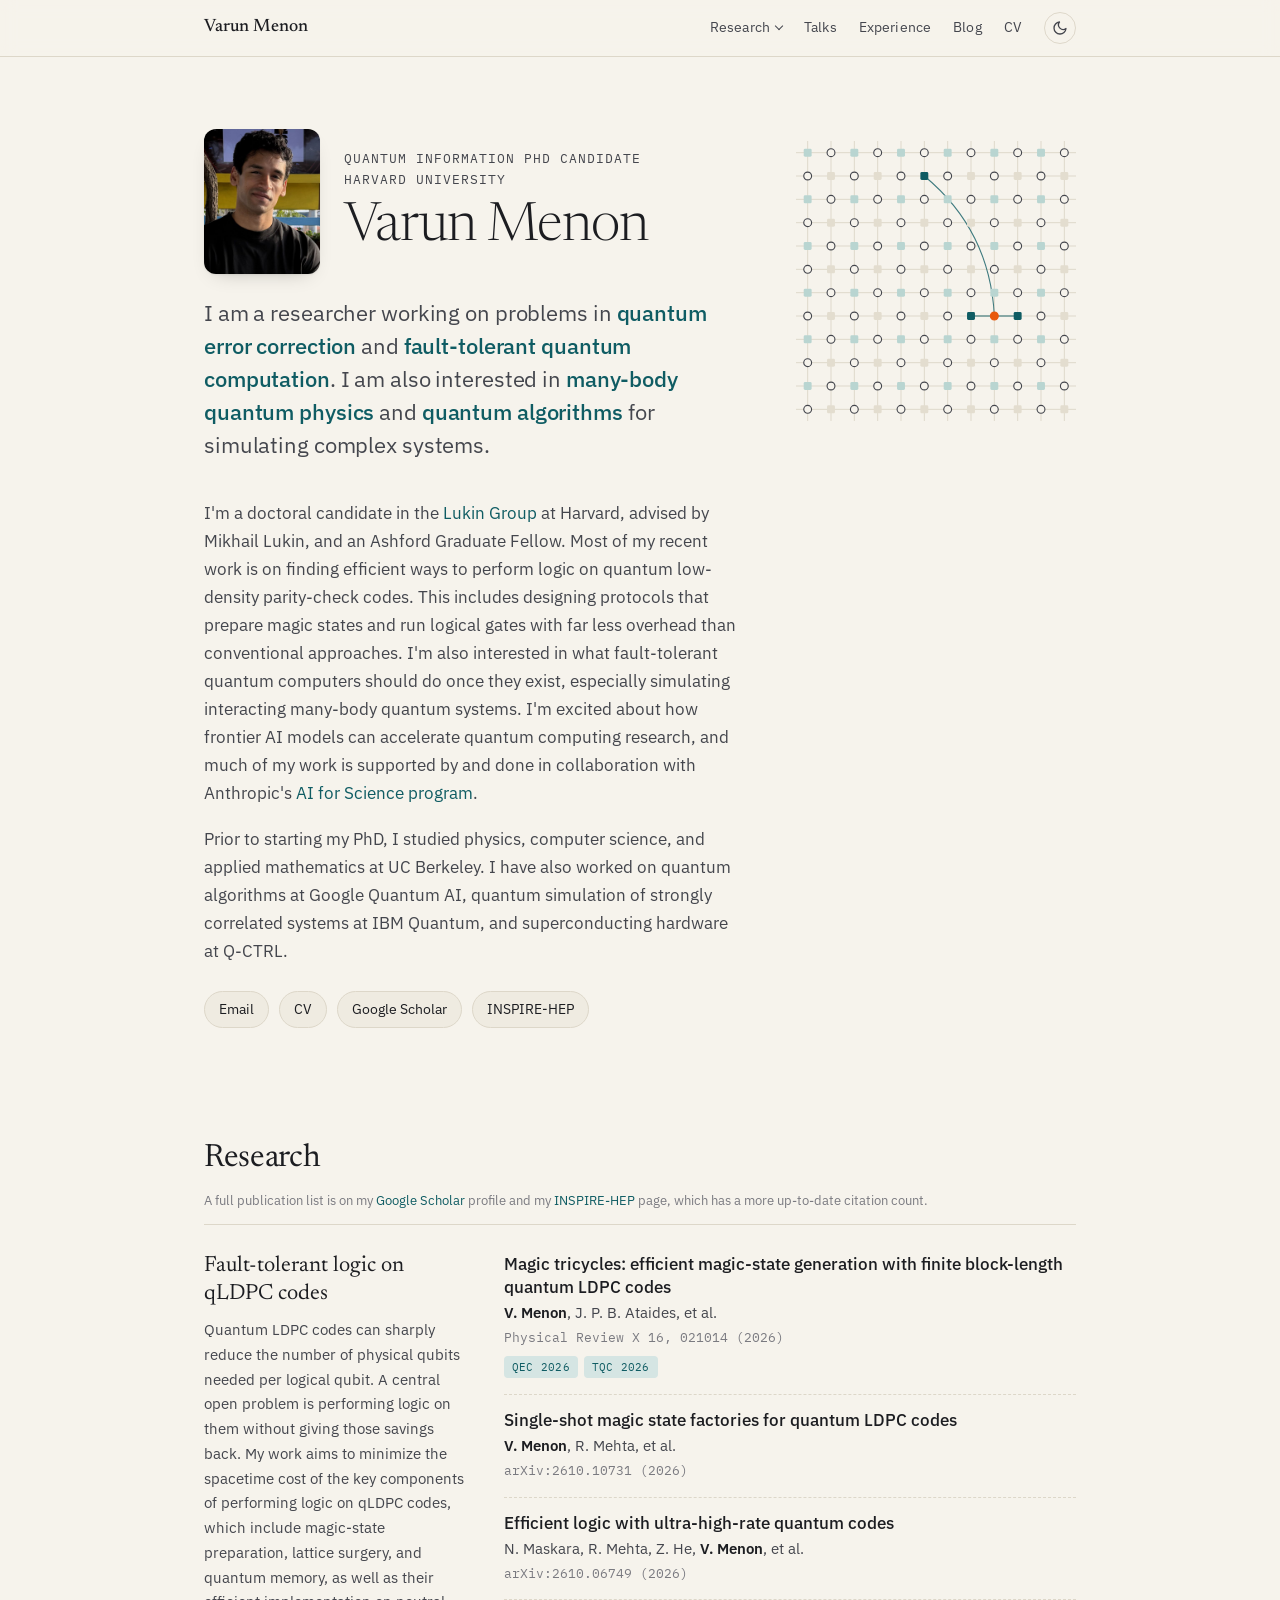
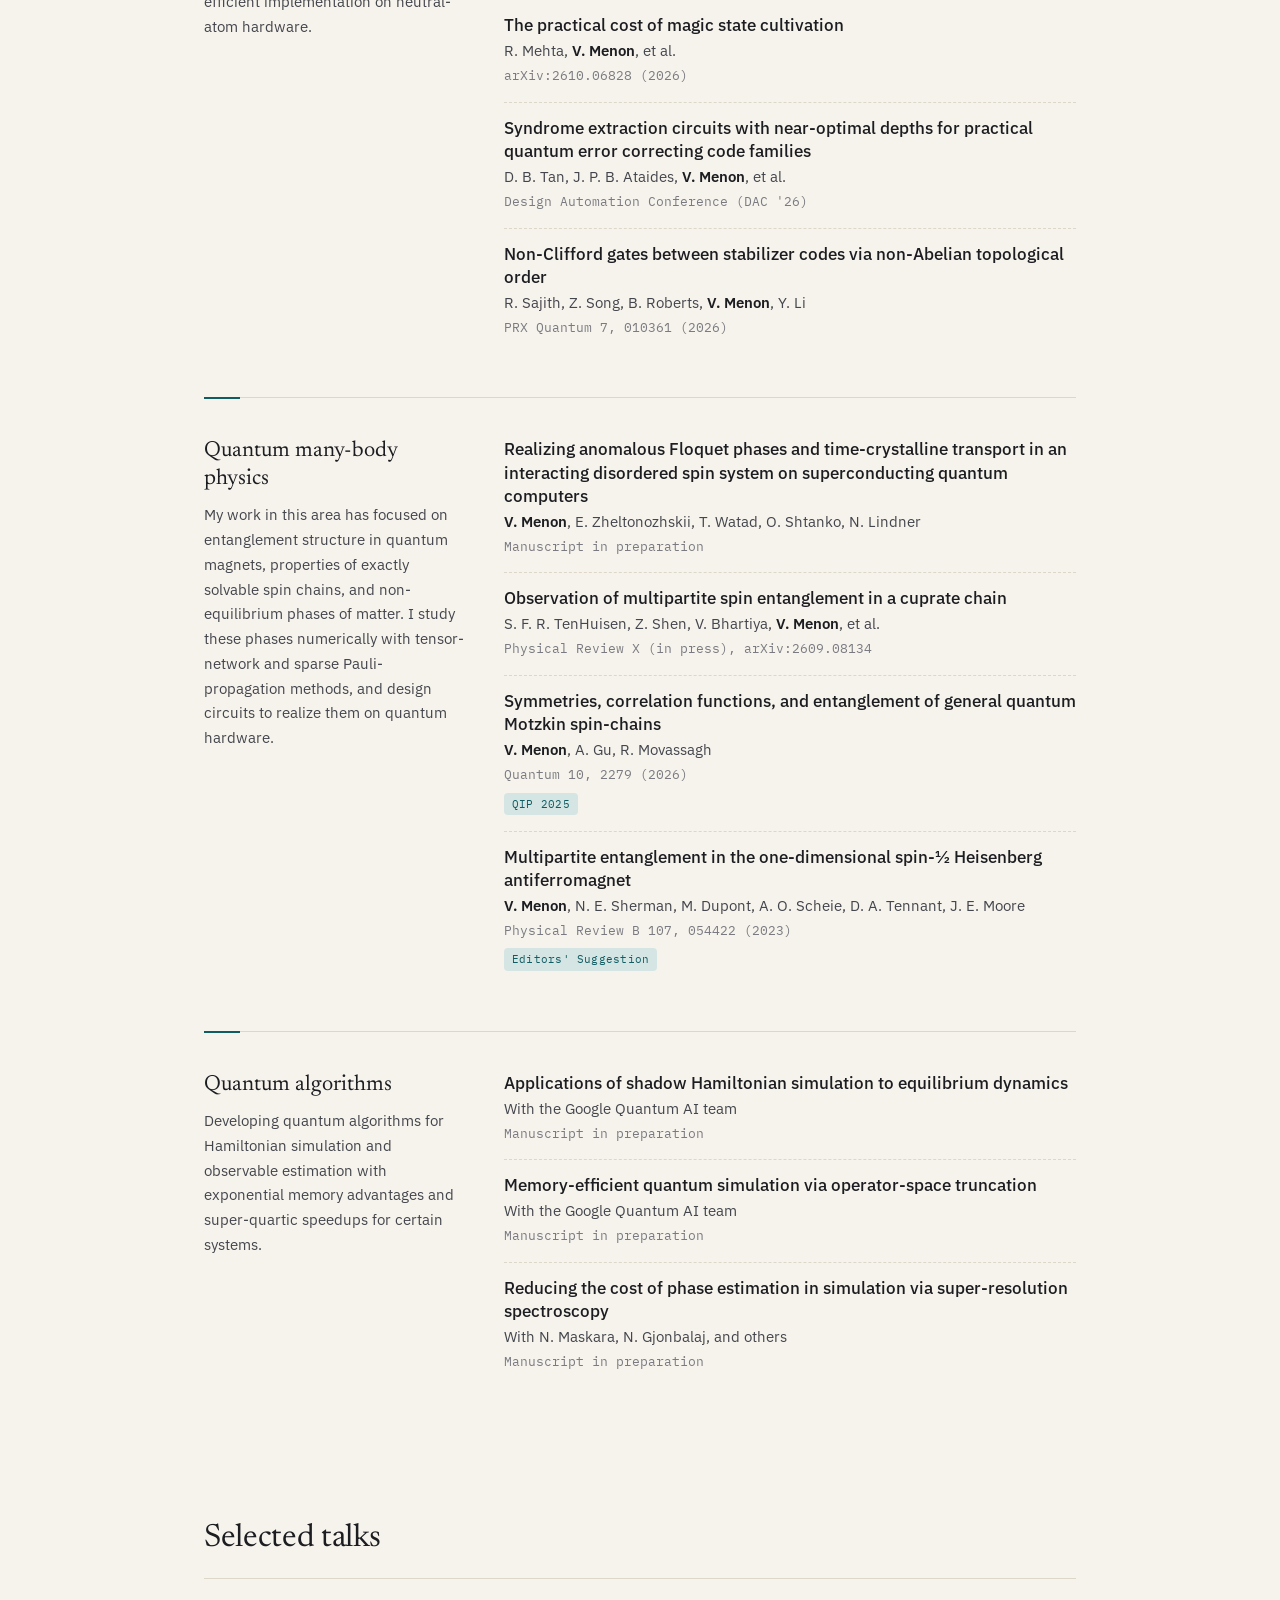
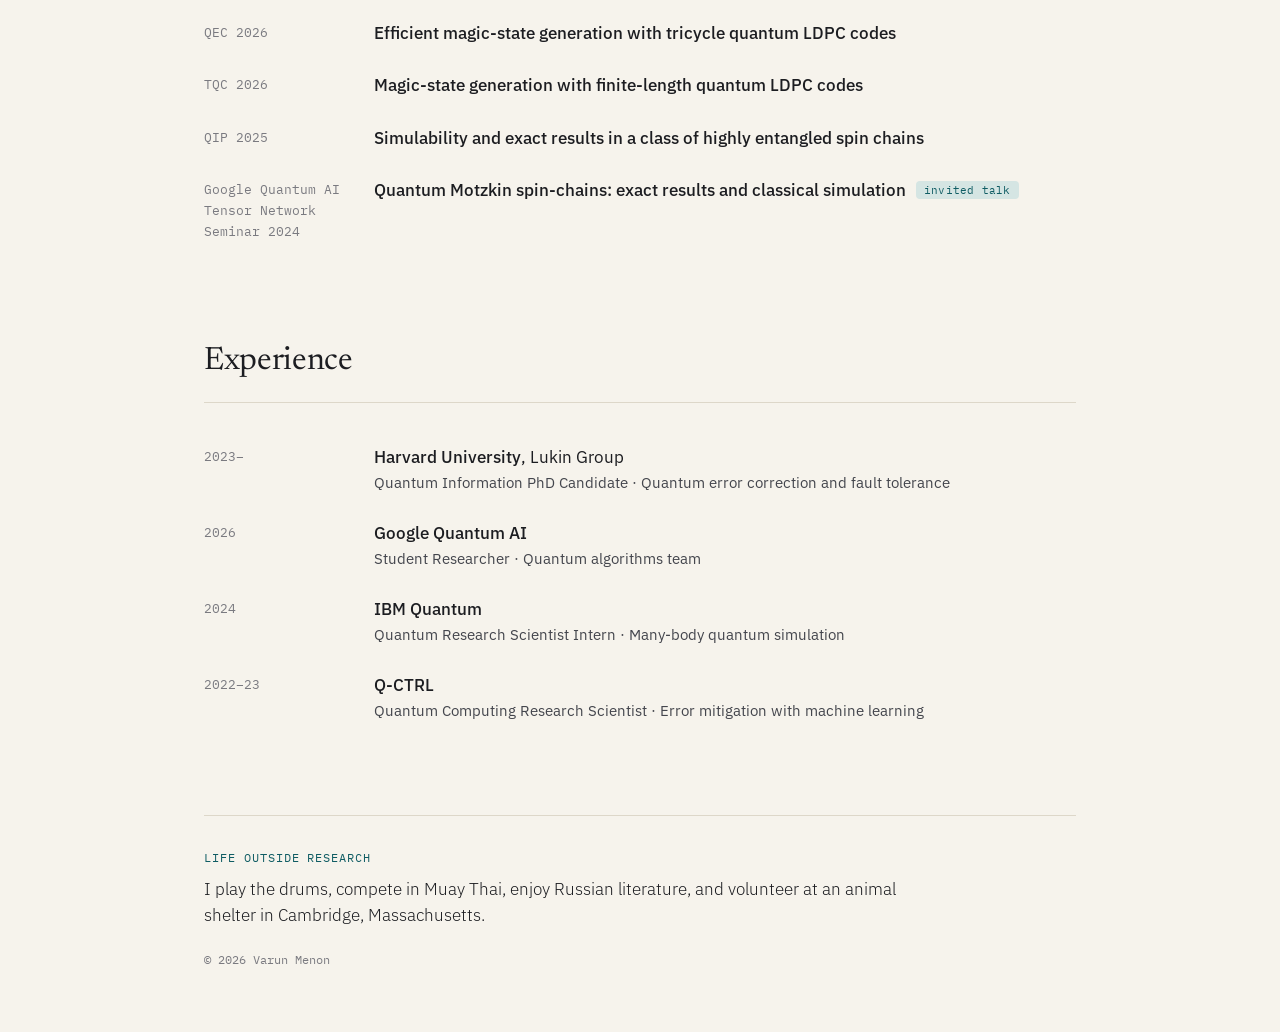
<file: index.html>
<!doctype html>
<html lang="en">
<head>
  <meta charset="utf-8">
  <meta name="viewport" content="width=device-width, initial-scale=1">
  <title>Varun Menon | Quantum Information, Harvard University</title>
  <meta name="description" content="Varun Menon, quantum information PhD candidate at Harvard working on quantum error correction and fault tolerance, many-body physics, and quantum algorithms.">
  <link rel="canonical" href="https://varun-s-menon.github.io/">
  <meta property="og:type" content="profile">
  <meta property="og:title" content="Varun Menon">
  <meta property="og:description" content="Quantum Information PhD candidate at Harvard University working on quantum error correction, fault tolerance, many-body physics, and quantum algorithms.">
  <meta property="og:url" content="https://varun-s-menon.github.io/">
  <meta property="og:image" content="https://varun-s-menon.github.io/static/varun.jpg">
  <script type="application/ld+json">
  {
    "@context": "https://schema.org",
    "@type": "Person",
    "name": "Varun Menon",
    "url": "https://varun-s-menon.github.io/",
    "image": "https://varun-s-menon.github.io/static/varun.jpg",
    "jobTitle": "PhD Candidate, Quantum Information",
    "affiliation": { "@type": "CollegeOrUniversity", "name": "Harvard University" },
    "alumniOf": { "@type": "CollegeOrUniversity", "name": "University of California, Berkeley" },
    "knowsAbout": ["Quantum error correction", "Fault-tolerant quantum computation", "Quantum LDPC codes", "Many-body physics", "Quantum algorithms"],
    "sameAs": [
      "https://scholar.google.com/citations?user=SMoAxkcAAAAJ",
      "https://inspirehep.net/authors/3215389",
      "https://orcid.org/0000-0002-4120-0055"
    ]
  }
  </script>
  <link rel="icon" href="data:image/svg+xml,<svg xmlns='http://www.w3.org/2000/svg' viewBox='0 0 32 32'><rect width='32' height='32' rx='7' fill='%231c1d21'/><circle cx='10' cy='10' r='3' fill='%23f6f3ec'/><circle cx='22' cy='10' r='3' fill='%23f6f3ec'/><circle cx='10' cy='22' r='3' fill='%23f6f3ec'/><circle cx='22' cy='22' r='3' fill='%23e8590c'/></svg>">
  <script>try{var t=localStorage.getItem('theme')||(matchMedia('(prefers-color-scheme: light)').matches?'light':'dark');if(t==='light')document.documentElement.setAttribute('data-theme','light')}catch(e){}</script>
  <script src="/theme.js" defer></script>
  <link rel="preconnect" href="https://fonts.googleapis.com">
  <link rel="preconnect" href="https://fonts.gstatic.com" crossorigin>
  <link href="https://fonts.googleapis.com/css2?family=Newsreader:opsz,wght@6..72,300;6..72,400;6..72,500&family=IBM+Plex+Mono:wght@400;500&family=IBM+Plex+Sans:ital,wght@0,300;0,400;0,500;0,600;1,400&display=swap" rel="stylesheet">
  <link rel="stylesheet" href="style.css">
</head>
<body>

  <header class="topbar">
    <div class="wrap topbar-inner">
      <a class="mark" href="#top">Varun Menon</a>
      <nav>
        <div class="dropdown">
          <a href="#research" class="dropdown-toggle" aria-haspopup="true">Research <span class="caret" aria-hidden="true"></span></a>
          <div class="dropdown-menu">
            <a href="#fault-tolerance">Quantum error-correction with qLDPC codes</a>
            <a href="#many-body">Quantum many-body physics</a>
            <a href="#algorithms">Quantum algorithms</a>
          </div>
        </div>
        <a href="#talks">Talks</a>
        <a href="#path" class="nav-exp">Experience</a>
        <a href="blog/">Blog</a>
        <a href="static/cv.pdf">CV</a>
        <button type="button" class="theme-toggle" aria-label="Switch to light mode">
          <svg class="icon-sun" viewBox="0 0 24 24" fill="none" stroke="currentColor" stroke-width="2" stroke-linecap="round" aria-hidden="true"><circle cx="12" cy="12" r="4"/><path d="M12 2v2M12 20v2M4.9 4.9l1.4 1.4M17.7 17.7l1.4 1.4M2 12h2M20 12h2M4.9 19.1l1.4-1.4M17.7 6.3l1.4-1.4"/></svg>
          <svg class="icon-moon" viewBox="0 0 24 24" fill="none" stroke="currentColor" stroke-width="2" stroke-linecap="round" stroke-linejoin="round" aria-hidden="true"><path d="M21 12.8A9 9 0 1 1 11.2 3a7 7 0 0 0 9.8 9.8z"/></svg>
        </button>
      </nav>
    </div>
  </header>

  <main id="top">

    <!-- ============ INTRO ============ -->
    <section class="hero wrap">
      <div class="hero-text">
        <div class="intro-head">
          <img class="portrait" src="static/varun.jpg" alt="Varun Menon" width="560" height="700">
          <div>
            <p class="eyebrow"><span>Quantum Information PhD candidate</span><span>Harvard University</span></p>
            <h1>Varun Menon</h1>
          </div>
        </div>
        <p class="lede">
          I am a researcher working on problems in <em>quantum error correction</em>
          and <em>fault-tolerant quantum computation</em>.
          I am also interested in <em>many-body quantum physics</em> and
          <em>quantum algorithms</em> for simulating complex systems.
        </p>
        <p>
          I'm a doctoral candidate in the <a href="https://lukin.physics.harvard.edu/">Lukin Group</a>
          at Harvard, advised by Mikhail Lukin, and an Ashford Graduate Fellow.
          Most of my recent work is on finding efficient ways to perform logic on
          quantum low-density parity-check codes. This includes designing protocols
          that prepare magic states and run logical gates with far less overhead
          than conventional approaches. I'm also interested in
          what fault-tolerant quantum computers should do once they exist, especially
          simulating interacting many-body quantum systems. I'm excited about how frontier
          AI models can accelerate quantum computing research, and much of my work
          is supported by and done in collaboration with Anthropic's
          <a href="https://www.anthropic.com/news/ai-for-science-program">AI for Science program</a>.
        </p>
        <p>
          Prior to starting my PhD, I studied physics, computer science, and applied
          mathematics at UC Berkeley.
          I have also worked on quantum algorithms at Google Quantum AI, quantum
          simulation of strongly correlated systems at IBM Quantum, and
          superconducting hardware at Q-CTRL.
        </p>
        <ul class="links">
          <li><a href="mailto:varunmenon@g.harvard.edu" title="varunmenon@g.harvard.edu">Email</a></li>
          <li><a href="static/cv.pdf">CV</a></li>
          <li><a href="https://scholar.google.com/citations?user=SMoAxkcAAAAJ&amp;hl=en">Google Scholar</a></li>
          <li><a href="https://inspirehep.net/authors/3215389?ui-citation-summary=true">INSPIRE-HEP</a></li>
        </ul>
      </div>

      <figure class="lattice-fig" aria-hidden="true">
        <svg id="lattice" viewBox="0 0 300 300" role="img"></svg>
      </figure>
    </section>

    <!-- ============ RESEARCH ============ -->
    <section id="research" class="wrap block">
      <h2 class="section-title"><span class="title-stack">Research<span class="section-note">A full publication list is on my <a href="https://scholar.google.com/citations?user=SMoAxkcAAAAJ&amp;hl=en">Google Scholar</a> profile and my <a href="https://inspirehep.net/authors/3215389?ui-citation-summary=true">INSPIRE-HEP</a> page, which has a more up-to-date citation count.</span></span></h2>

      <div class="theme" id="fault-tolerance">
        <div class="theme-head">
          <h3>Fault-tolerant logic on qLDPC codes</h3>
          <p>
            Quantum LDPC codes can sharply reduce the number of physical qubits
            needed per logical qubit. A central open problem is performing logic on
            them without giving those savings back. My work aims to minimize
            the spacetime cost of the key components of performing logic on qLDPC
            codes, which include magic-state preparation, lattice surgery, and
            quantum memory, as well as their efficient implementation on
            neutral-atom hardware.
          </p>
        </div>

        <ol class="pubs">
          <li>
            <a class="title" href="https://doi.org/10.1103/ghhp-cytl">Magic tricycles: efficient magic-state generation with finite block-length quantum LDPC codes</a>
            <span class="authors"><b>V. Menon</b>, J. P. B. Ataides, et al.</span>
            <span class="venue">Physical Review X 16, 021014 (2026)</span>
            <span class="tags"><span class="tag">QEC 2026</span><span class="tag">TQC 2026</span></span>
          </li>
          <li>
            <a class="title" href="https://arxiv.org/abs/2610.10731">Single-shot magic state factories for quantum LDPC codes</a>
            <span class="authors"><b>V. Menon</b>, R. Mehta, et al.</span>
            <span class="venue">arXiv:2610.10731 (2026)</span>
          </li>
          <li>
            <a class="title" href="https://arxiv.org/abs/2610.06749">Efficient logic with ultra-high-rate quantum codes</a>
            <span class="authors">N. Maskara, R. Mehta, Z. He, <b>V. Menon</b>, et al.</span>
            <span class="venue">arXiv:2610.06749 (2026)</span>
          </li>
          <li>
            <a class="title" href="https://arxiv.org/abs/2610.06828">The practical cost of magic state cultivation</a>
            <span class="authors">R. Mehta, <b>V. Menon</b>, et al.</span>
            <span class="venue">arXiv:2610.06828 (2026)</span>
          </li>
          <li>
            <a class="title" href="https://doi.org/10.1145/3770743.3803913">Syndrome extraction circuits with near-optimal depths for practical quantum error correcting code families</a>
            <span class="authors">D. B. Tan, J. P. B. Ataides, <b>V. Menon</b>, et al.</span>
            <span class="venue">Design Automation Conference (DAC '26)</span>
          </li>
          <li>
            <a class="title" href="https://arxiv.org/abs/2505.18265">Non-Clifford gates between stabilizer codes via non-Abelian topological order</a>
            <span class="authors">R. Sajith, Z. Song, B. Roberts, <b>V. Menon</b>, Y. Li</span>
            <span class="venue">PRX Quantum 7, 010361 (2026)</span>
          </li>
        </ol>
      </div>

      <div class="theme" id="many-body">
        <div class="theme-head">
          <h3>Quantum many-body physics</h3>
          <p>
            My work in this area has focused on entanglement structure in quantum
            magnets, properties of exactly solvable spin chains, and non-equilibrium
            phases of matter. I study these phases numerically with tensor-network and
            sparse Pauli-propagation methods, and design circuits to realize them on
            quantum hardware.
          </p>
        </div>

        <ol class="pubs">
          <li>
            <span class="title">Realizing anomalous Floquet phases and time-crystalline transport in an interacting disordered spin system on superconducting quantum computers</span>
            <span class="authors"><b>V. Menon</b>, E. Zheltonozhskii, T. Watad, O. Shtanko, N. Lindner</span>
            <span class="venue">Manuscript in preparation</span>
          </li>
          <li>
            <a class="title" href="https://arxiv.org/abs/2609.08134">Observation of multipartite spin entanglement in a cuprate chain</a>
            <span class="authors">S. F. R. TenHuisen, Z. Shen, V. Bhartiya, <b>V. Menon</b>, et al.</span>
            <span class="venue">Physical Review X (in press), arXiv:2609.08134</span>
          </li>
          <li>
            <a class="title" href="https://doi.org/10.22331/q-2026-11-20-2279">Symmetries, correlation functions, and entanglement of general quantum Motzkin spin-chains</a>
            <span class="authors"><b>V. Menon</b>, A. Gu, R. Movassagh</span>
            <span class="venue">Quantum 10, 2279 (2026)</span>
            <span class="tags"><span class="tag">QIP 2025</span></span>
          </li>
          <li>
            <a class="title" href="https://doi.org/10.1103/PhysRevB.107.054422">Multipartite entanglement in the one-dimensional spin-&frac12; Heisenberg antiferromagnet</a>
            <span class="authors"><b>V. Menon</b>, N. E. Sherman, M. Dupont, A. O. Scheie, D. A. Tennant, J. E. Moore</span>
            <span class="venue">Physical Review B 107, 054422 (2023)</span>
            <span class="tags"><span class="tag">Editors' Suggestion</span></span>
          </li>
        </ol>
      </div>

      <div class="theme" id="algorithms">
        <div class="theme-head">
          <h3>Quantum algorithms</h3>
          <p>
            Developing quantum algorithms for Hamiltonian simulation and observable
            estimation with exponential memory advantages and super-quartic speedups
            for certain systems.
          </p>
        </div>

        <ol class="pubs">
          <li>
            <span class="title">Applications of shadow Hamiltonian simulation to equilibrium dynamics</span>
            <span class="authors">With the Google Quantum AI team</span>
            <span class="venue">Manuscript in preparation</span>
          </li>
          <li>
            <span class="title">Memory-efficient quantum simulation via operator-space truncation</span>
            <span class="authors">With the Google Quantum AI team</span>
            <span class="venue">Manuscript in preparation</span>
          </li>
          <li>
            <span class="title">Reducing the cost of phase estimation in simulation via super-resolution spectroscopy</span>
            <span class="authors">With N. Maskara, N. Gjonbalaj, and others</span>
            <span class="venue">Manuscript in preparation</span>
          </li>
        </ol>
      </div>
    </section>

    <!-- ============ TALKS ============ -->
    <section id="talks" class="wrap block">
      <h2 class="section-title">Selected talks</h2>
      <ul class="talks">
        <li>
          <span class="when">QEC 2026</span>
          <div><b>Efficient magic-state generation with tricycle quantum LDPC codes</b></div>
        </li>
        <li>
          <span class="when">TQC 2026</span>
          <div><b>Magic-state generation with finite-length quantum LDPC codes</b></div>
        </li>
        <li>
          <span class="when">QIP 2025</span>
          <div><b>Simulability and exact results in a class of highly entangled spin chains</b></div>
        </li>
        <li>
          <span class="when">Google Quantum AI Tensor Network Seminar 2024</span>
          <div><b>Quantum Motzkin spin-chains: exact results and classical simulation</b> <span class="tag">invited talk</span></div>
        </li>
      </ul>
    </section>

    <!-- ============ PATH ============ -->
    <section id="path" class="wrap block">
      <h2 class="section-title">Experience</h2>
      <ul class="path">
        <li>
          <span class="when">2023&ndash;</span>
          <div>
            <b>Harvard University</b>, Lukin Group
            <span class="role">Quantum Information PhD Candidate &middot; Quantum error correction and fault tolerance</span>
          </div>
        </li>
        <li>
          <span class="when">2026</span>
          <div>
            <b>Google Quantum AI</b>
            <span class="role">Student Researcher &middot; Quantum algorithms team</span>
          </div>
        </li>
        <li>
          <span class="when">2024</span>
          <div>
            <b>IBM Quantum</b>
            <span class="role">Quantum Research Scientist Intern &middot; Many-body quantum simulation</span>
          </div>
        </li>
        <li>
          <span class="when">2022&ndash;23</span>
          <div>
            <b>Q-CTRL</b>
            <span class="role">Quantum Computing Research Scientist &middot; Error mitigation with machine learning</span>
          </div>
        </li>
      </ul>
    </section>

  </main>

  <footer class="wrap footer">
    <div class="footer-inner">
    <p class="footer-label">Life outside research</p>
    <p class="interests">
      I play the drums, compete in Muay Thai, enjoy Russian literature, and volunteer at an animal shelter in Cambridge, Massachusetts.
    </p>
    <p class="fine">&copy; 2026 Varun Menon</p>
    </div>
  </footer>

  <script src="lattice.js"></script>
</body>
</html>
</file>
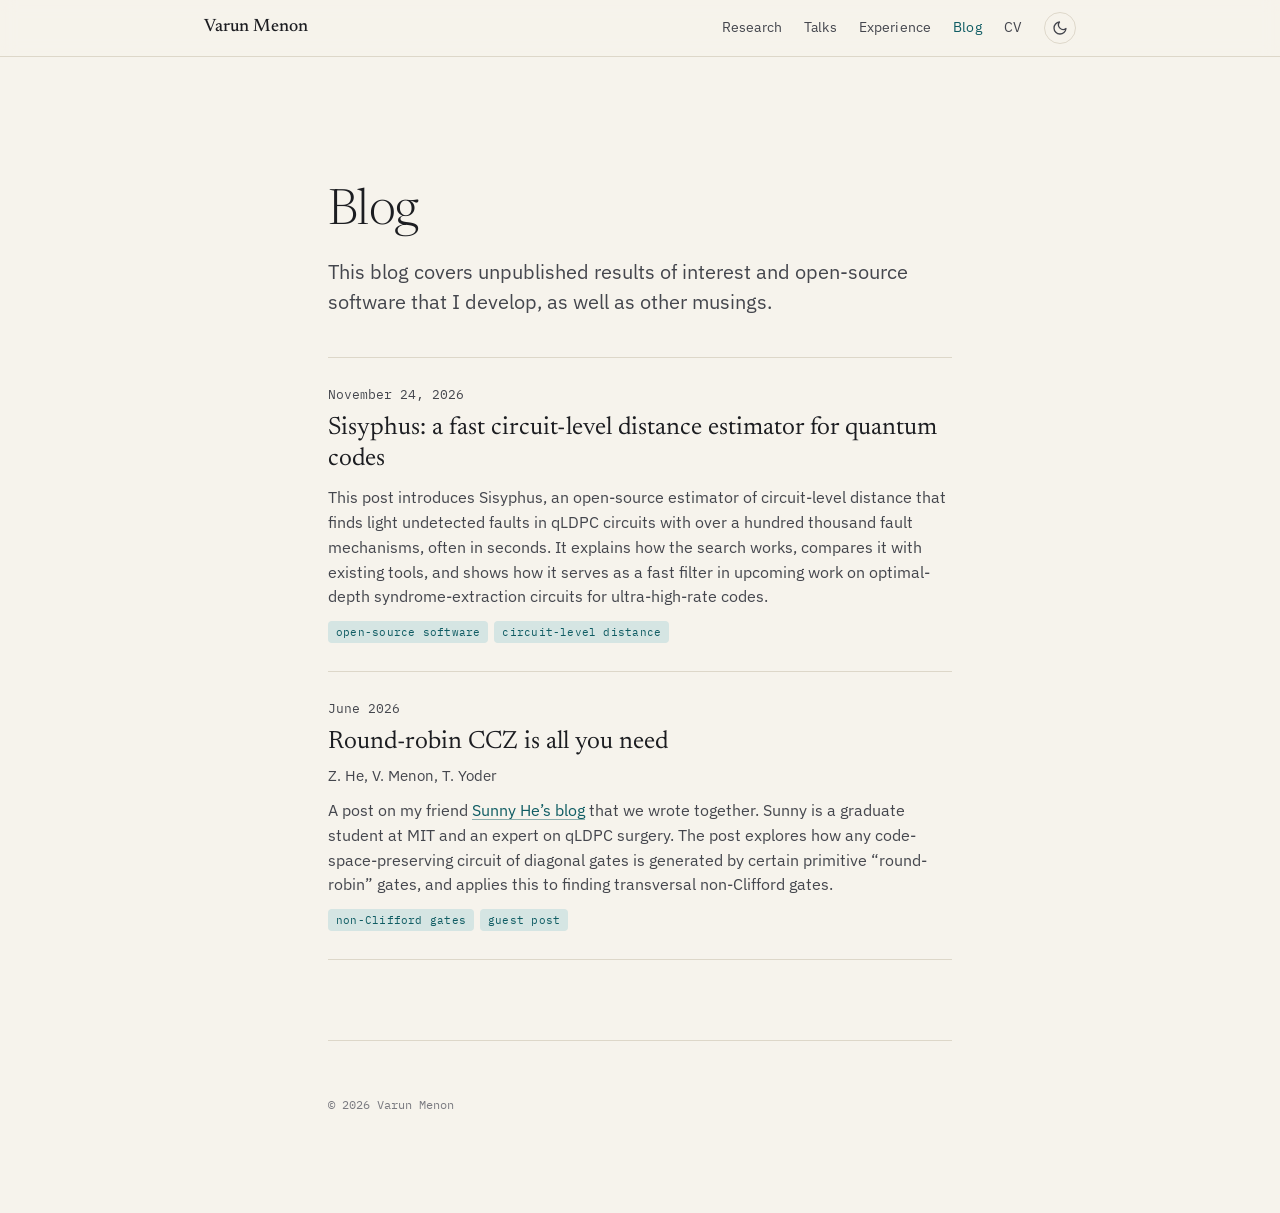
<file: blog/index.html>
<!doctype html>
<html lang="en">
<head>
  <meta charset="utf-8">
  <meta name="viewport" content="width=device-width, initial-scale=1">
  <title>Blog | Varun Menon</title>
  <meta name="description" content="Posts by Varun Menon on quantum error correction, fault tolerance and open-source software.">
  <link rel="canonical" href="https://varun-s-menon.github.io/blog/">
  <meta property="og:type" content="website">
  <meta property="og:title" content="Blog | Varun Menon">
  <meta property="og:description" content="Posts on quantum error correction, fault tolerance and open-source software.">
  <meta property="og:url" content="https://varun-s-menon.github.io/blog/">
  <link rel="icon" href="data:image/svg+xml,<svg xmlns='http://www.w3.org/2000/svg' viewBox='0 0 32 32'><rect width='32' height='32' rx='7' fill='%231c1d21'/><circle cx='10' cy='10' r='3' fill='%23f6f3ec'/><circle cx='22' cy='10' r='3' fill='%23f6f3ec'/><circle cx='10' cy='22' r='3' fill='%23f6f3ec'/><circle cx='22' cy='22' r='3' fill='%23e8590c'/></svg>">
  <script>try{var t=localStorage.getItem('theme')||(matchMedia('(prefers-color-scheme: light)').matches?'light':'dark');if(t==='light')document.documentElement.setAttribute('data-theme','light')}catch(e){}</script>
  <script src="/theme.js" defer></script>
  <link rel="preconnect" href="https://fonts.googleapis.com">
  <link rel="preconnect" href="https://fonts.gstatic.com" crossorigin>
  <link href="https://fonts.googleapis.com/css2?family=Newsreader:ital,opsz,wght@0,6..72,300;0,6..72,400;0,6..72,500;1,6..72,400&family=IBM+Plex+Mono:wght@400;500&family=IBM+Plex+Sans:ital,wght@0,300;0,400;0,500;0,600;1,400&display=swap" rel="stylesheet">
  <link rel="stylesheet" href="/style.css">
  <link rel="stylesheet" href="/post.css">
</head>
<body>

  <header class="topbar">
    <div class="wrap topbar-inner">
      <a class="mark" href="/">Varun Menon</a>
      <nav>
        <a href="/#research">Research</a>
        <a href="/#talks">Talks</a>
        <a href="/#path" class="nav-exp">Experience</a>
        <a href="/blog/" class="active">Blog</a>
        <a href="/static/cv.pdf">CV</a>
        <button type="button" class="theme-toggle" aria-label="Switch to light mode">
          <svg class="icon-sun" viewBox="0 0 24 24" fill="none" stroke="currentColor" stroke-width="2" stroke-linecap="round" aria-hidden="true"><circle cx="12" cy="12" r="4"/><path d="M12 2v2M12 20v2M4.9 4.9l1.4 1.4M17.7 17.7l1.4 1.4M2 12h2M20 12h2M4.9 19.1l1.4-1.4M17.7 6.3l1.4-1.4"/></svg>
          <svg class="icon-moon" viewBox="0 0 24 24" fill="none" stroke="currentColor" stroke-width="2" stroke-linecap="round" stroke-linejoin="round" aria-hidden="true"><path d="M21 12.8A9 9 0 1 1 11.2 3a7 7 0 0 0 9.8 9.8z"/></svg>
        </button>
      </nav>
    </div>
  </header>

  <main>
  <article class="post">

  <main>
  <section class="post blog-index">
    <header class="post-head">
      <h1>Blog</h1>
      <p class="post-dek">This blog covers unpublished results of interest and open-source software that I develop, as well as other musings.</p>
    </header>

    <ol class="posts">
      <li>
        <p class="post-date">November 24, 2026</p>
        <a class="post-title" href="/blog/sisyphus/">Sisyphus: a fast circuit-level distance estimator for quantum codes</a>
        <p class="post-summary">This post introduces Sisyphus, an open-source estimator of circuit-level distance that finds light undetected faults in qLDPC circuits with over a hundred thousand fault mechanisms, often in seconds. It explains how the search works, compares it with existing tools, and shows how it serves as a fast filter in upcoming work on optimal-depth syndrome-extraction circuits for ultra-high-rate codes.</p>
        <span class="tags"><span class="tag">open-source software</span><span class="tag">circuit-level distance</span></span>
      </li>
      <li>
        <p class="post-date">June 2026</p>
        <a class="post-title" href="https://sunnyzhiyanghe.github.io/files/Notes/Round-robin-CCZ.pdf">Round-robin CCZ is all you need</a>
        <p class="post-authors">Z. He, V. Menon, T. Yoder</p>
        <p class="post-summary">A post on my friend <a href="https://sunnyzhiyanghe.github.io/blog">Sunny He&rsquo;s blog</a> that we wrote together. Sunny is a graduate student at MIT and an expert on qLDPC surgery. The post explores how any code-space-preserving circuit of diagonal gates is generated by certain primitive &ldquo;round-robin&rdquo; gates, and applies this to finding transversal non-Clifford gates.</p>
        <span class="tags"><span class="tag">non-Clifford gates</span><span class="tag">guest post</span></span>
      </li>
    </ol>
  </section>
  </main>

  <footer class="wrap footer">
    <div class="footer-inner">
      <p class="fine">&copy; 2026 Varun Menon</p>
    </div>
  </footer>
</body>
</html>
</file>
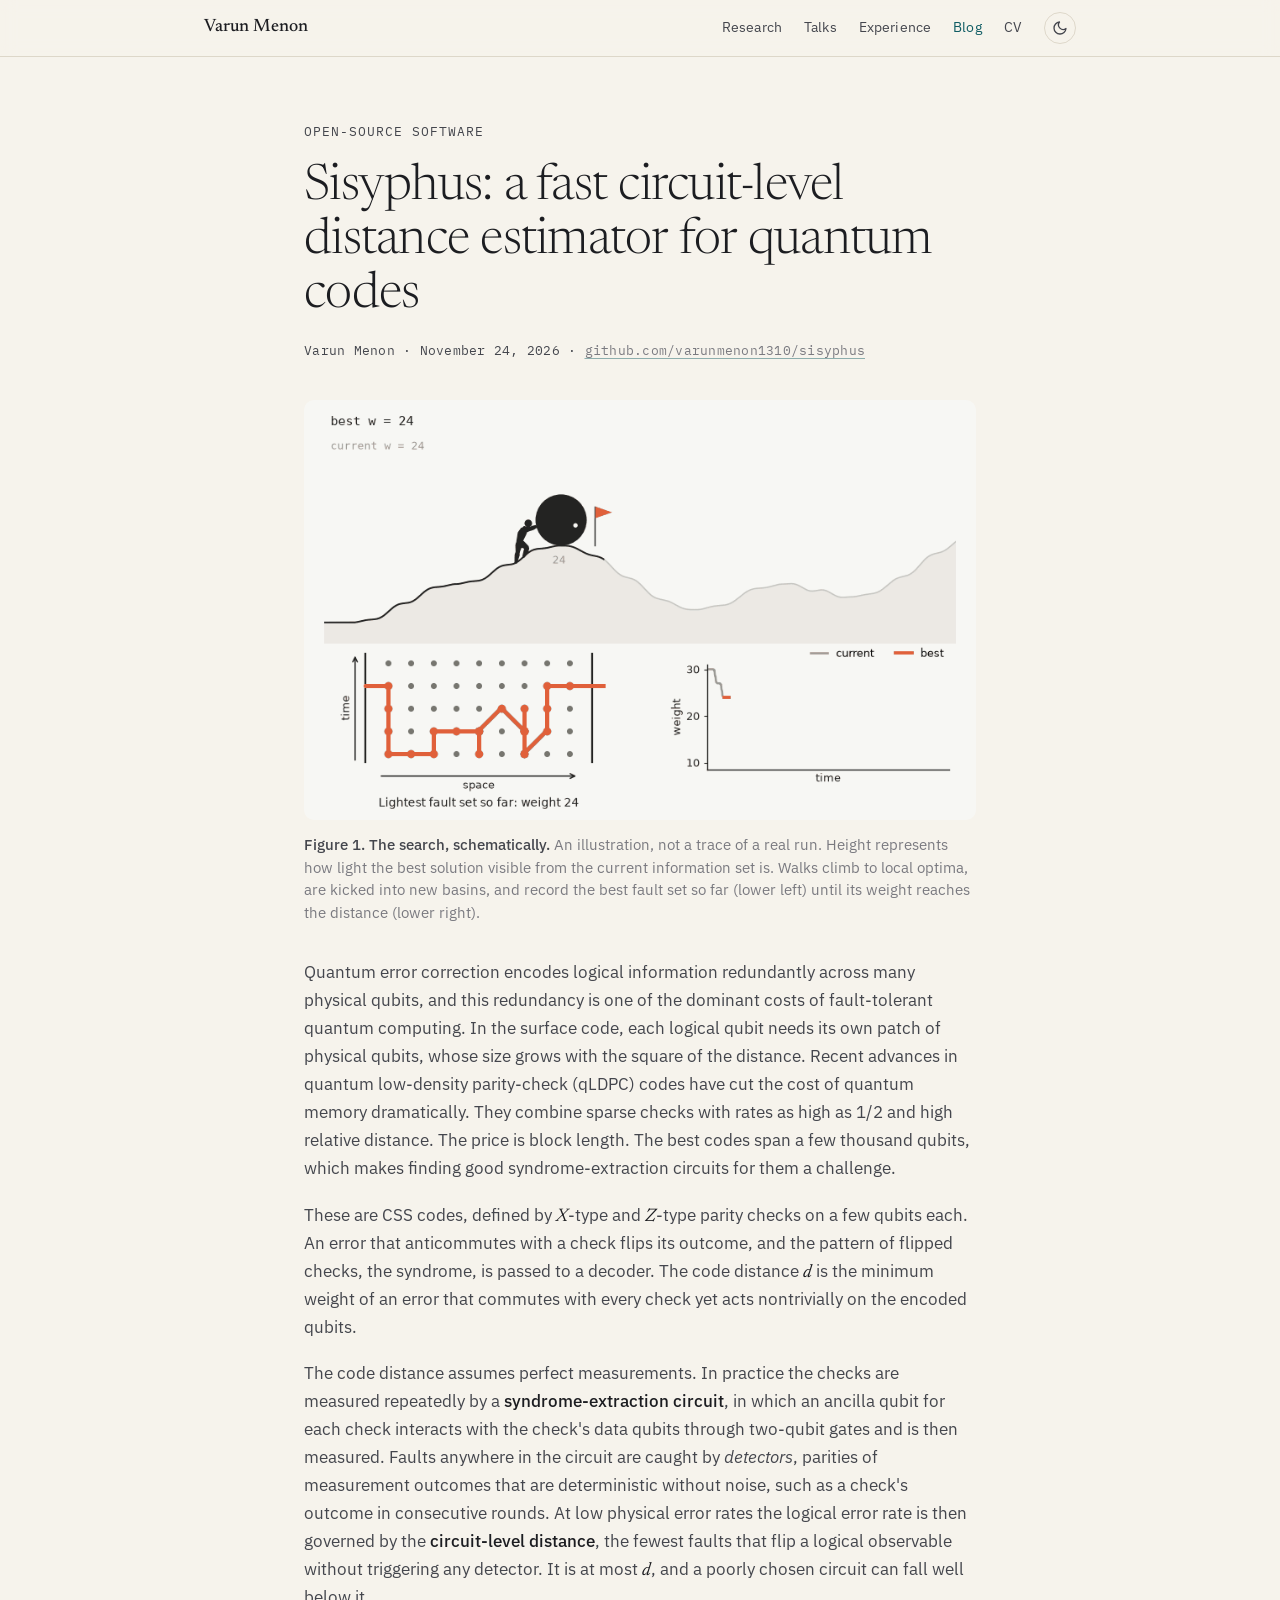
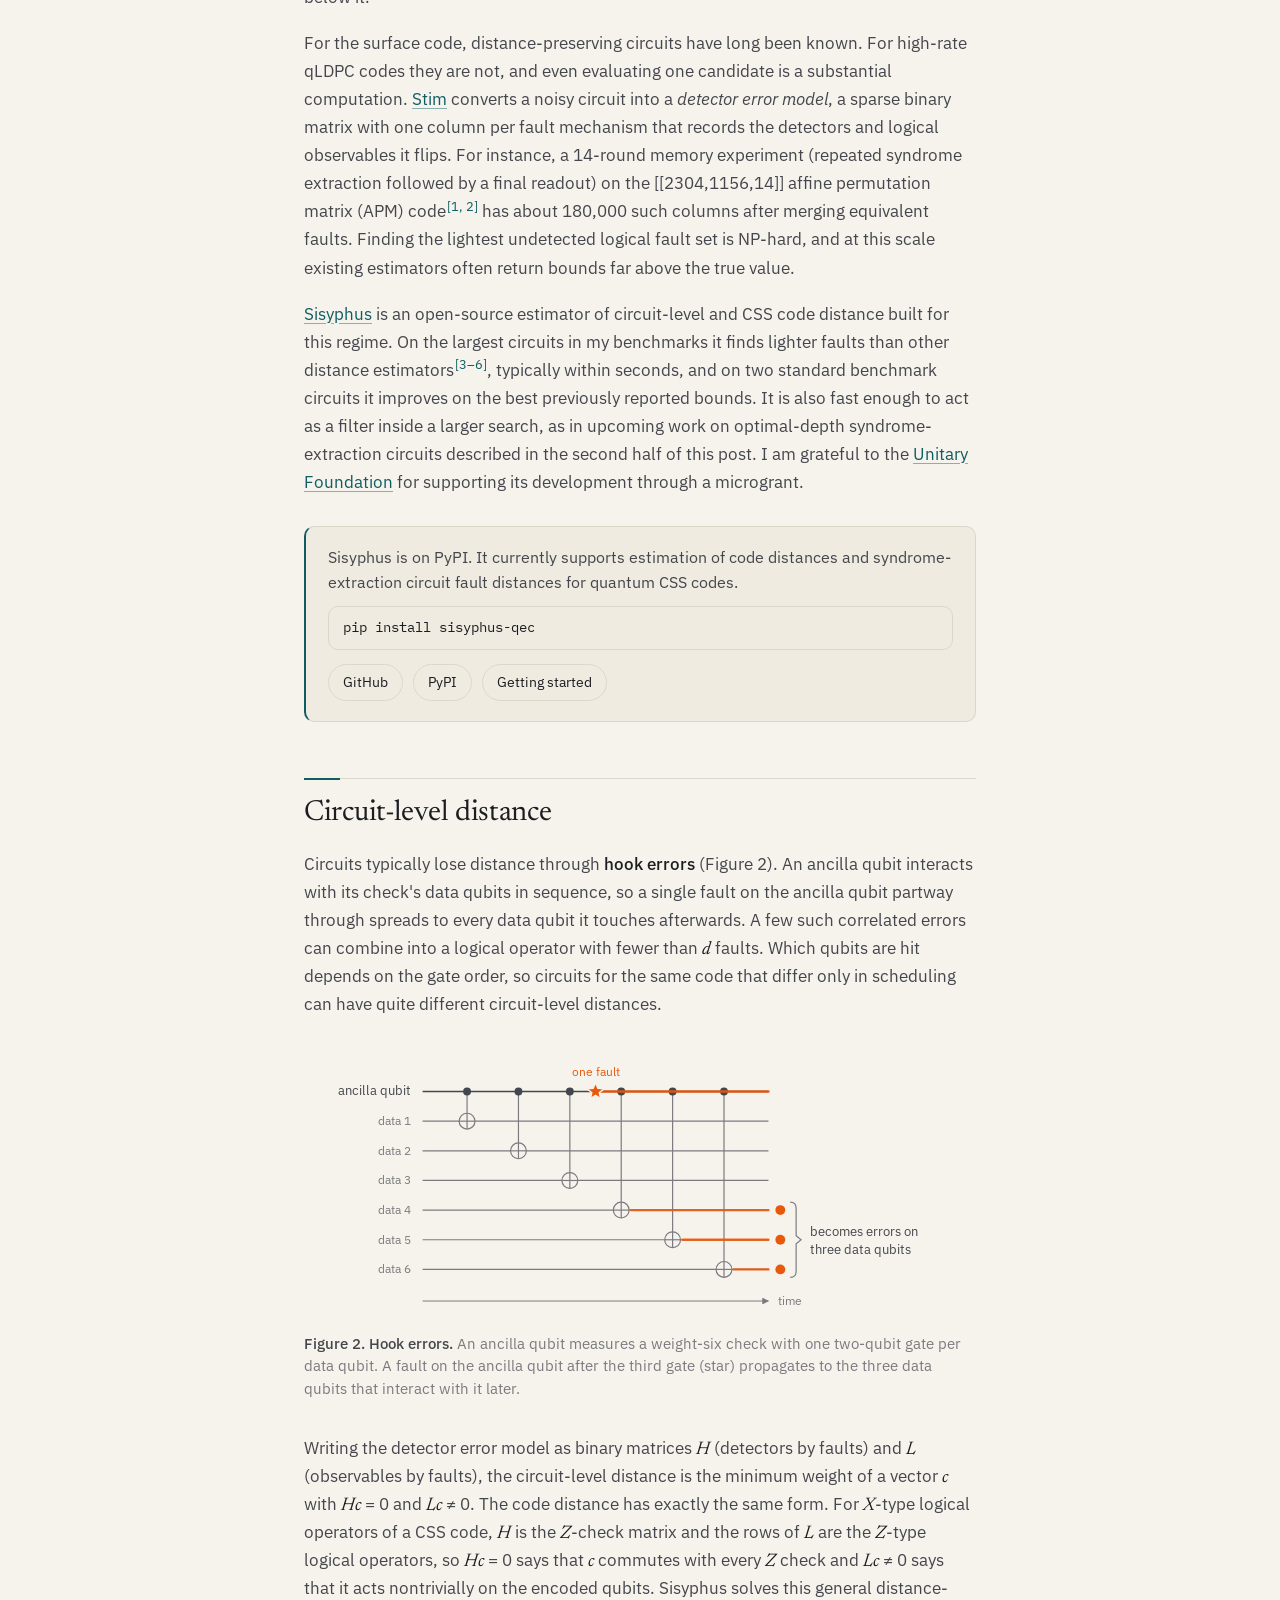
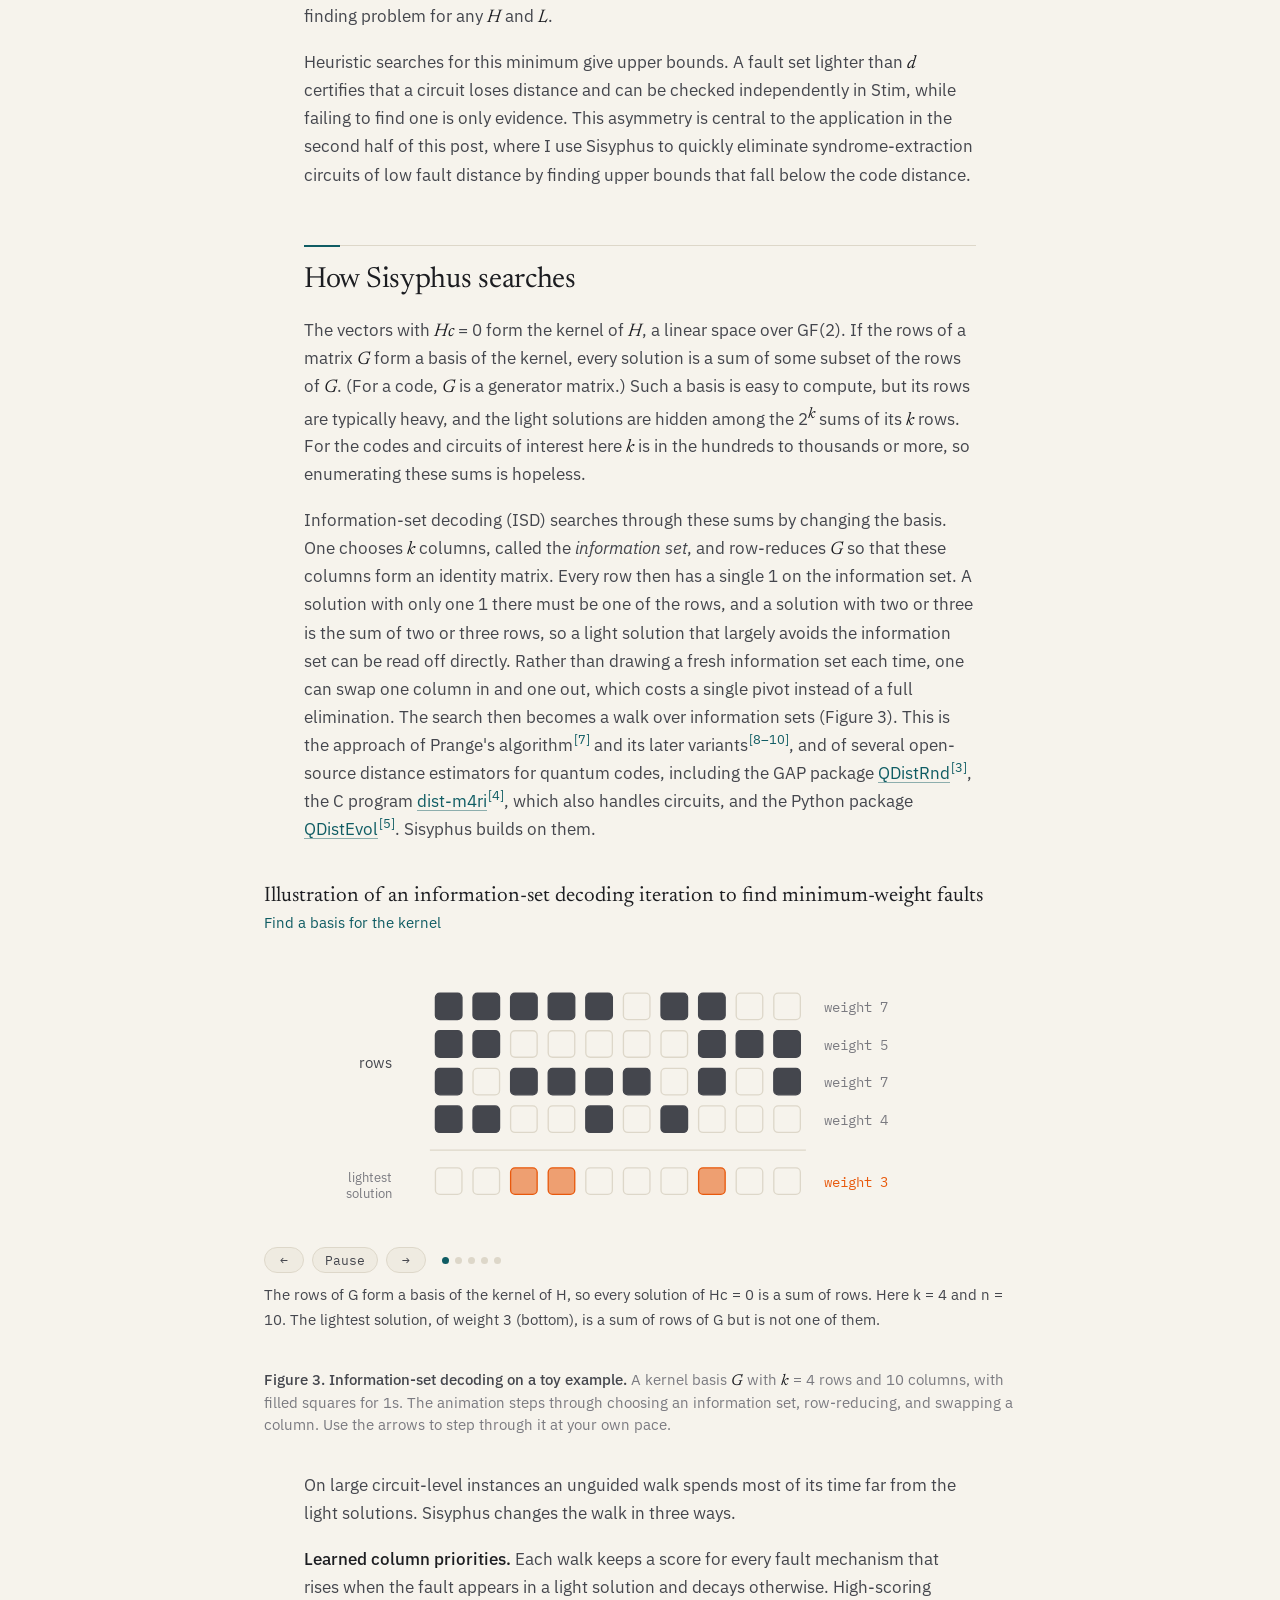
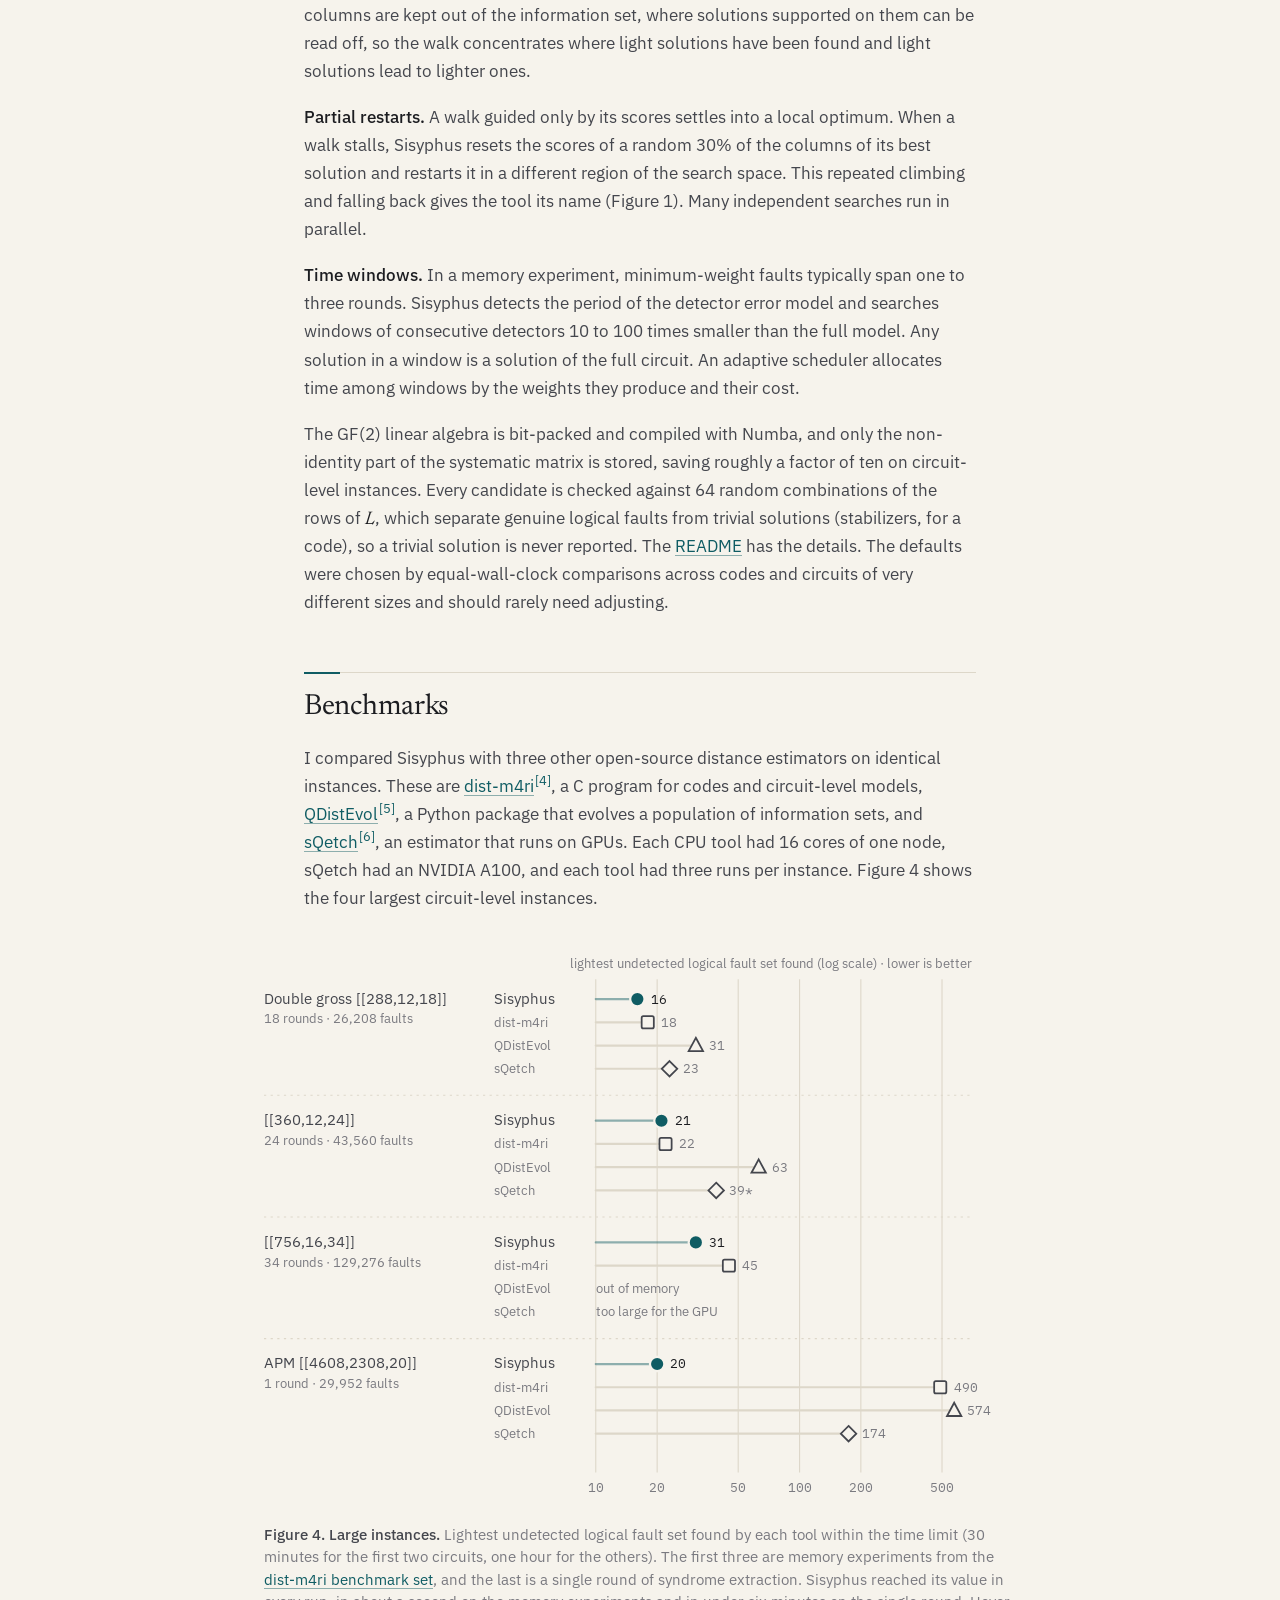
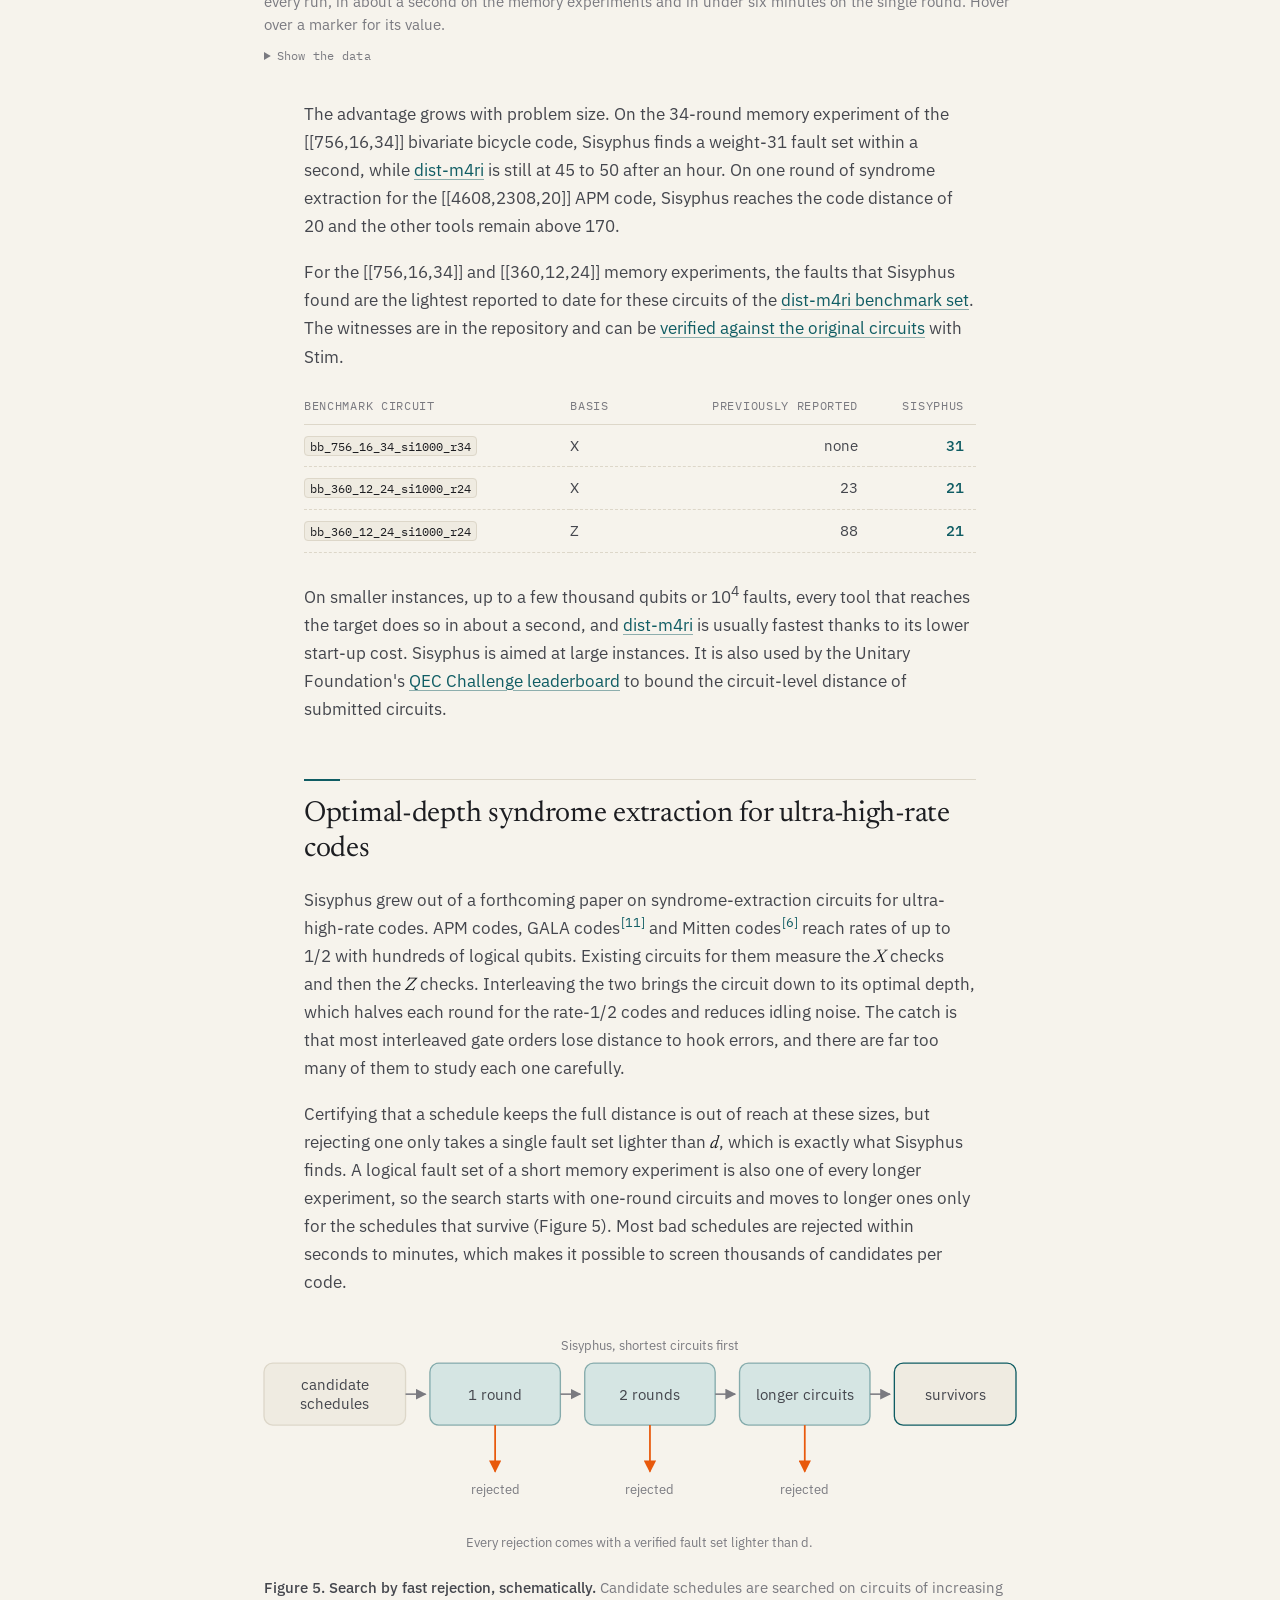
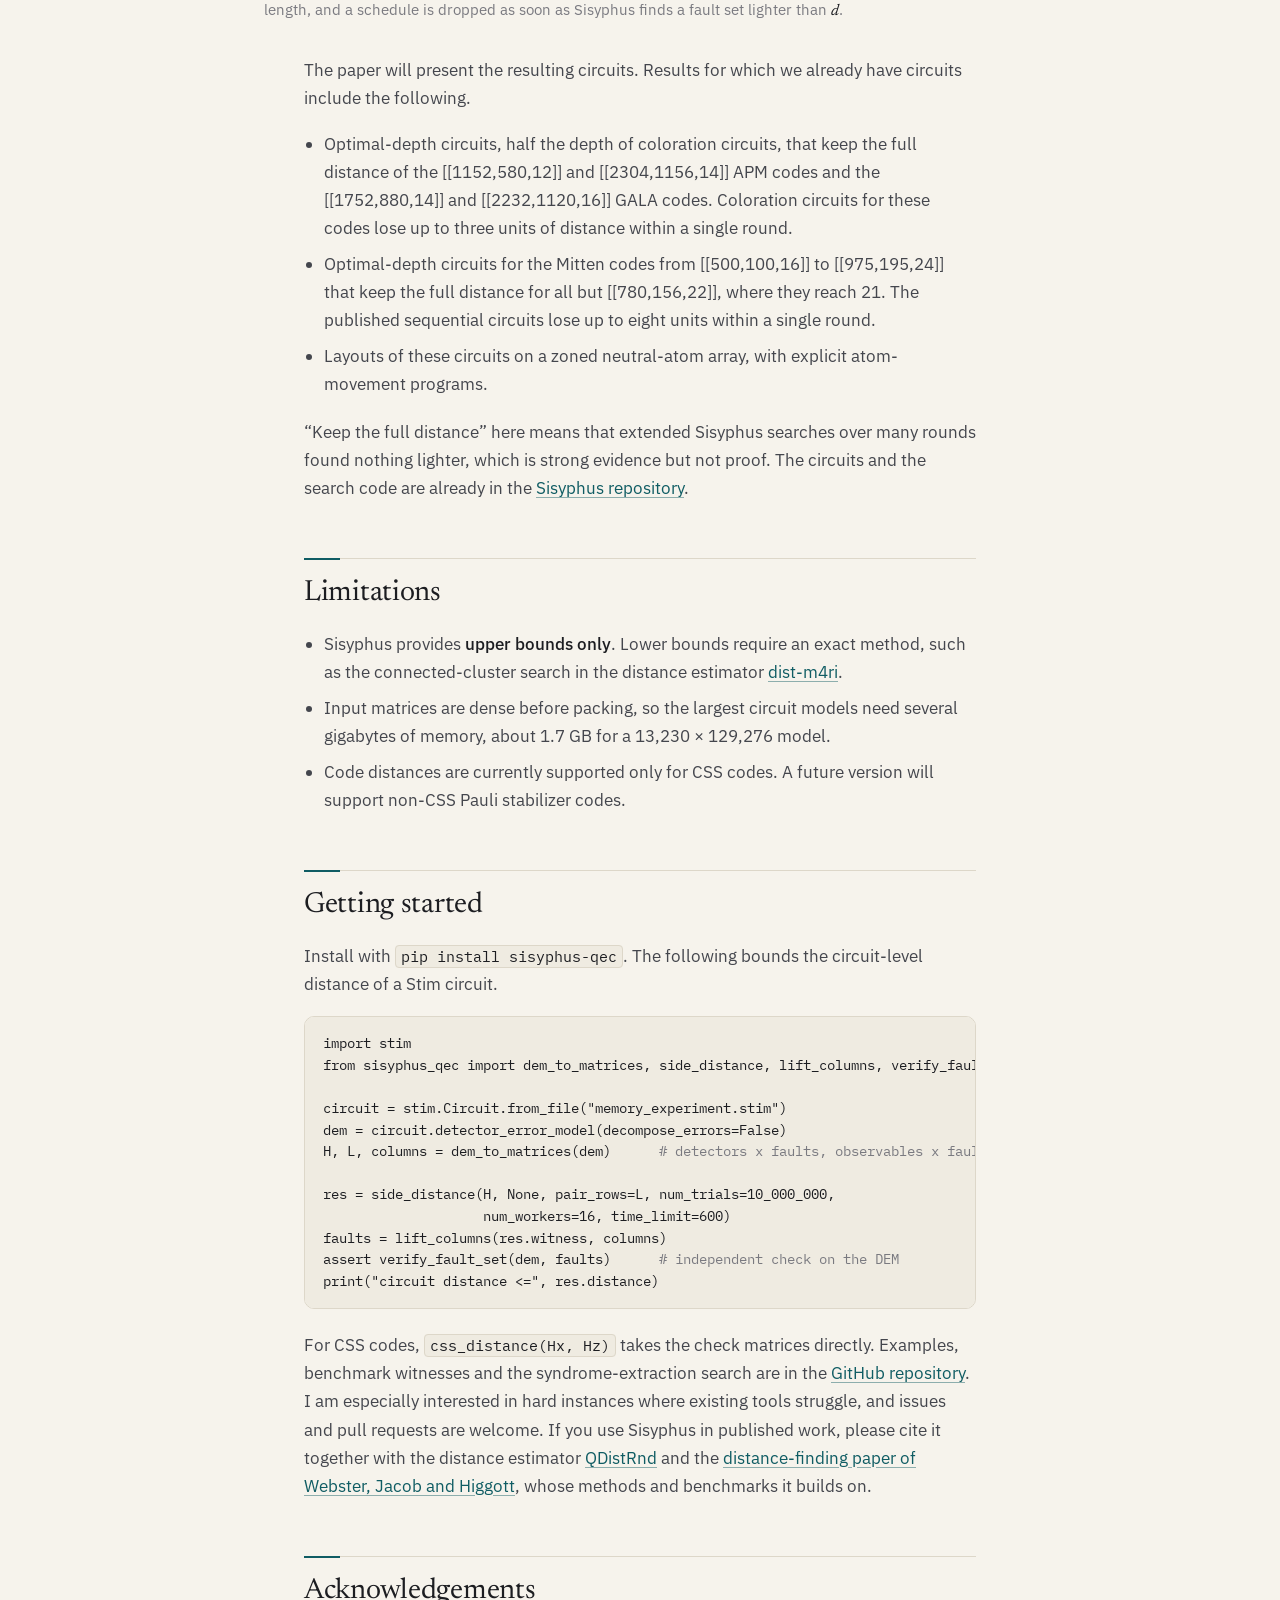
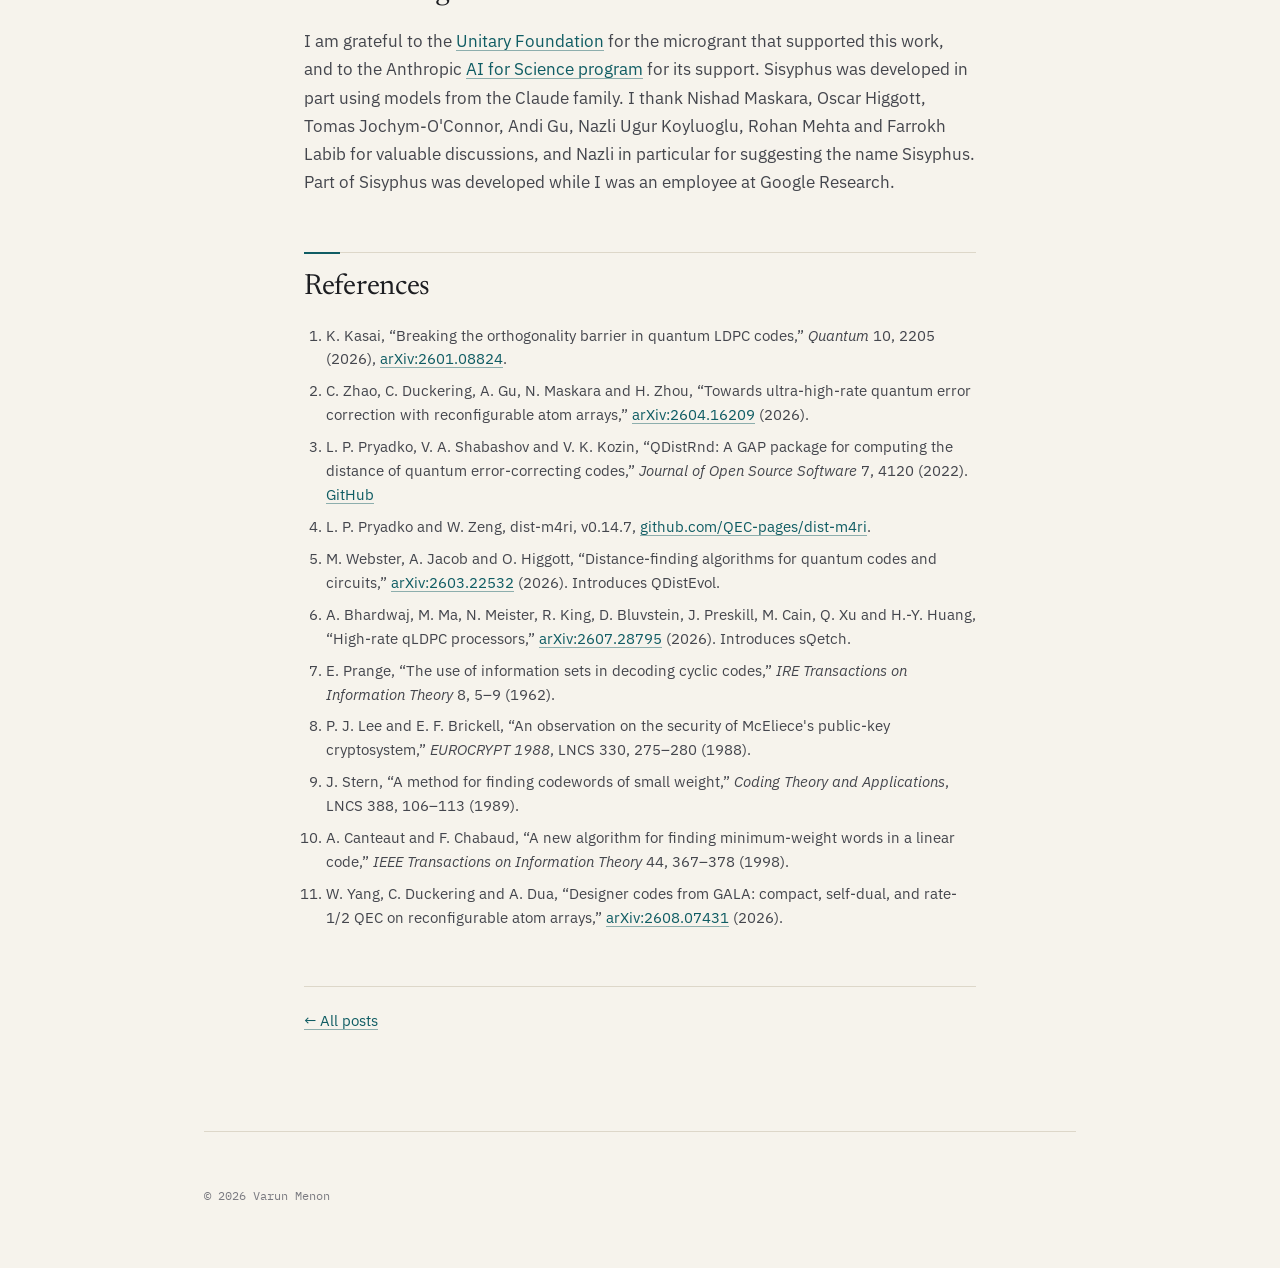
<file: blog/sisyphus/index.html>
<!doctype html>
<html lang="en">
<head>
  <meta charset="utf-8">
  <meta name="viewport" content="width=device-width, initial-scale=1">
  <title>Sisyphus: a fast circuit-level distance estimator for quantum codes | Varun Menon</title>
  <meta name="description" content="Sisyphus is an open-source estimator of circuit-level distance for quantum error correction. It finds light undetected faults in circuits with over a hundred thousand fault mechanisms, often in seconds.">
  <link rel="canonical" href="https://varun-s-menon.github.io/blog/sisyphus/">
  <meta property="og:type" content="article">
  <meta property="og:title" content="Sisyphus: a fast circuit-level distance estimator for quantum codes">
  <meta property="og:description" content="An open-source, fast circuit-level distance estimator for large qLDPC circuits, and how it made optimal-depth syndrome extraction for ultra-high-rate codes possible.">
  <meta property="og:url" content="https://varun-s-menon.github.io/blog/sisyphus/">
  <meta property="og:image" content="https://raw.githubusercontent.com/varunmenon1310/sisyphus/main/docs/sisyphus_climb.gif">
  <link rel="icon" href="data:image/svg+xml,<svg xmlns='http://www.w3.org/2000/svg' viewBox='0 0 32 32'><rect width='32' height='32' rx='7' fill='%231c1d21'/><circle cx='10' cy='10' r='3' fill='%23f6f3ec'/><circle cx='22' cy='10' r='3' fill='%23f6f3ec'/><circle cx='10' cy='22' r='3' fill='%23f6f3ec'/><circle cx='22' cy='22' r='3' fill='%23e8590c'/></svg>">
  <script>try{var t=localStorage.getItem('theme')||(matchMedia('(prefers-color-scheme: light)').matches?'light':'dark');if(t==='light')document.documentElement.setAttribute('data-theme','light')}catch(e){}</script>
  <script src="/theme.js" defer></script>
  <link rel="preconnect" href="https://fonts.googleapis.com">
  <link rel="preconnect" href="https://fonts.gstatic.com" crossorigin>
  <link href="https://fonts.googleapis.com/css2?family=Newsreader:ital,opsz,wght@0,6..72,300;0,6..72,400;0,6..72,500;1,6..72,400&family=IBM+Plex+Mono:wght@400;500&family=IBM+Plex+Sans:ital,wght@0,300;0,400;0,500;0,600;1,400&display=swap" rel="stylesheet">
  <link rel="stylesheet" href="/style.css">
  <link rel="stylesheet" href="/post.css">
</head>
<body>

  <header class="topbar">
    <div class="wrap topbar-inner">
      <a class="mark" href="/">Varun Menon</a>
      <nav>
        <a href="/#research">Research</a>
        <a href="/#talks">Talks</a>
        <a href="/#path" class="nav-exp">Experience</a>
        <a href="/blog/" class="active">Blog</a>
        <a href="/static/cv.pdf">CV</a>
        <button type="button" class="theme-toggle" aria-label="Switch to light mode">
          <svg class="icon-sun" viewBox="0 0 24 24" fill="none" stroke="currentColor" stroke-width="2" stroke-linecap="round" aria-hidden="true"><circle cx="12" cy="12" r="4"/><path d="M12 2v2M12 20v2M4.9 4.9l1.4 1.4M17.7 17.7l1.4 1.4M2 12h2M20 12h2M4.9 19.1l1.4-1.4M17.7 6.3l1.4-1.4"/></svg>
          <svg class="icon-moon" viewBox="0 0 24 24" fill="none" stroke="currentColor" stroke-width="2" stroke-linecap="round" stroke-linejoin="round" aria-hidden="true"><path d="M21 12.8A9 9 0 1 1 11.2 3a7 7 0 0 0 9.8 9.8z"/></svg>
        </button>
      </nav>
    </div>
  </header>

  <main>
  <article class="post">

    <header class="post-head">
      <p class="eyebrow">Open-source software</p>
      <h1>Sisyphus: a fast circuit-level distance estimator for quantum codes</h1>
      <p class="post-meta">Varun Menon &middot; November 24, 2026 &middot; <a href="https://github.com/varunmenon1310/sisyphus">github.com/varunmenon1310/sisyphus</a></p>
    </header>

    <figure class="fig">
      <img src="sisyphus_climb.gif" width="800" height="500"
           alt="Animation of a figure pushing a boulder across a rugged landscape. It stalls on local peaks, is kicked into new basins, and plants a flag at each lighter fault set until the weight reaches the distance.">
      <figcaption><b>Figure 1. The search, schematically.</b> An illustration, not a trace of a real
      run. Height represents how light the best solution visible from the current information set is.
      Walks climb to local optima, are kicked into new basins, and record the best fault set so far
      (lower left) until its weight reaches the distance (lower right).</figcaption>
    </figure>


    <p>
      Quantum error correction encodes logical information redundantly across many physical qubits,
      and this redundancy is one of the dominant costs of fault-tolerant quantum computing. In the surface
      code, each logical qubit needs its own patch of physical qubits, whose size grows with the square
      of the distance. Recent advances in quantum low-density parity-check
      (qLDPC) codes have cut the cost of quantum memory dramatically. They combine sparse checks with
      rates as high as 1/2 and high relative distance. The price is block length. The best codes span a few thousand qubits, which
      makes finding good syndrome-extraction circuits for them a challenge.
    </p>
    <p>
      These are CSS codes, defined by <span class="math">X</span>-type and
      <span class="math">Z</span>-type parity checks on a few qubits each. An error that anticommutes
      with a check flips its outcome, and the pattern of flipped checks, the syndrome, is passed to a
      decoder. The code distance <span class="math">d</span> is the minimum weight of an error that
      commutes with every check yet acts nontrivially on the encoded qubits.
    </p>
    <p>
      The code distance assumes perfect measurements. In practice the checks are measured repeatedly by
      a <strong>syndrome-extraction circuit</strong>, in which an ancilla qubit for each check interacts
      with the check's data qubits through two-qubit gates and is then measured. Faults anywhere in the circuit
      are caught by <em>detectors</em>, parities of
      measurement outcomes that are deterministic without noise, such as a check's outcome in
      consecutive rounds. At low physical error rates the logical error rate is then governed by
      the <strong>circuit-level distance</strong>, the fewest faults that flip a logical observable
      without triggering any detector. It is at most <span class="math">d</span>, and a poorly chosen
      circuit can fall well below it.
    </p>
    <p>
      For the surface code, distance-preserving circuits have long been known. For high-rate qLDPC
      codes they are not, and even evaluating one candidate is a substantial computation.
      <a href="https://github.com/quantumlib/Stim">Stim</a> converts a noisy circuit into a
      <em>detector error model</em>, a sparse binary matrix with one column per fault mechanism that
      records the detectors and logical observables it flips. For instance, a 14-round memory
      experiment (repeated syndrome extraction followed by a final readout) on the [[2304,1156,14]]
      affine permutation matrix (APM) code<a class="cite" href="#ref-1">[1,&nbsp;2]</a> has about
      180,000 such columns after merging equivalent faults. Finding the lightest undetected logical
      fault set is NP-hard, and at this scale existing estimators often return bounds far above the
      true value.
    </p>
    <p>
      <a href="https://github.com/varunmenon1310/sisyphus">Sisyphus</a> is an open-source estimator
      of circuit-level and CSS code distance built for this regime. On the largest circuits in my
      benchmarks it finds lighter faults than other distance
      estimators<a class="cite" href="#ref-3">[3&ndash;6]</a>, typically within seconds, and on two
      standard benchmark circuits it improves on the best previously reported bounds. It is also fast
      enough to act as a filter inside a larger search, as in upcoming work on optimal-depth
      syndrome-extraction circuits described in the second half of this post. I am grateful to the <a href="https://unitary.foundation/grants/">Unitary
      Foundation</a> for supporting its development through a microgrant.
    </p>

    <div class="card">
      <p>Sisyphus is on PyPI. It currently supports estimation of code distances and syndrome-extraction circuit fault distances for quantum CSS codes.</p>
      <pre><code>pip install sisyphus-qec</code></pre>
      <ul class="links">
        <li><a href="https://github.com/varunmenon1310/sisyphus">GitHub</a></li>
        <li><a href="https://pypi.org/project/sisyphus-qec/">PyPI</a></li>
        <li><a href="#try-it">Getting started</a></li>
      </ul>
    </div>

    <h2 id="circuits">Circuit-level distance</h2>
    <p>
      Circuits typically lose distance through <strong>hook errors</strong> (Figure&nbsp;2). An
      ancilla qubit interacts with its check's data qubits in sequence, so a single fault on the ancilla qubit partway
      through spreads to every data qubit it touches afterwards. A few such correlated errors can
      combine into a logical operator with fewer than <span class="math">d</span> faults. Which qubits
      are hit depends on the gate order, so circuits for the same code that differ only in scheduling
      can have quite different circuit-level distances.
    </p>

    <figure class="fig">
      <svg class="viz" viewBox="0 0 680 270" role="img" aria-label="Circuit measuring a weight-six check with an ancilla qubit. A single fault on the ancilla qubit after the third gate spreads to the last three data qubits." xmlns="http://www.w3.org/2000/svg">
<defs><marker id="arr1" viewBox="0 0 10 10" refX="9" refY="5" markerWidth="7" markerHeight="7" orient="auto"><path d="M0,0 L10,5 L0,10 z" class="arrowhead"/></marker></defs><text class="t-lab" x="108" y="44" text-anchor="end">ancilla qubit</text>
<line class="wire-a" x1="120" y1="40" x2="470" y2="40"/>
<line class="wire" x1="120" y1="70" x2="470" y2="70"/>
<text class="t-small" x="108" y="74" text-anchor="end">data 1</text>
<line class="wire" x1="120" y1="100" x2="470" y2="100"/>
<text class="t-small" x="108" y="104" text-anchor="end">data 2</text>
<line class="wire" x1="120" y1="130" x2="470" y2="130"/>
<text class="t-small" x="108" y="134" text-anchor="end">data 3</text>
<line class="wire" x1="120" y1="160" x2="470" y2="160"/>
<text class="t-small" x="108" y="164" text-anchor="end">data 4</text>
<line class="wire" x1="120" y1="190" x2="470" y2="190"/>
<text class="t-small" x="108" y="194" text-anchor="end">data 5</text>
<line class="wire" x1="120" y1="220" x2="470" y2="220"/>
<text class="t-small" x="108" y="224" text-anchor="end">data 6</text>
<line class="wire" x1="165" y1="40" x2="165" y2="70"/>
<circle class="ctrl" cx="165" cy="40" r="4"/>
<circle class="targ" cx="165" cy="70" r="8"/>
<line class="wire" x1="157" y1="70" x2="173" y2="70"/>
<line class="wire" x1="165" y1="62" x2="165" y2="78"/>
<line class="wire" x1="217" y1="40" x2="217" y2="100"/>
<circle class="ctrl" cx="217" cy="40" r="4"/>
<circle class="targ" cx="217" cy="100" r="8"/>
<line class="wire" x1="209" y1="100" x2="225" y2="100"/>
<line class="wire" x1="217" y1="92" x2="217" y2="108"/>
<line class="wire" x1="269" y1="40" x2="269" y2="130"/>
<circle class="ctrl" cx="269" cy="40" r="4"/>
<circle class="targ" cx="269" cy="130" r="8"/>
<line class="wire" x1="261" y1="130" x2="277" y2="130"/>
<line class="wire" x1="269" y1="122" x2="269" y2="138"/>
<line class="wire" x1="321" y1="40" x2="321" y2="160"/>
<circle class="ctrl" cx="321" cy="40" r="4"/>
<circle class="targ" cx="321" cy="160" r="8"/>
<line class="wire" x1="313" y1="160" x2="329" y2="160"/>
<line class="wire" x1="321" y1="152" x2="321" y2="168"/>
<line class="wire" x1="373" y1="40" x2="373" y2="190"/>
<circle class="ctrl" cx="373" cy="40" r="4"/>
<circle class="targ" cx="373" cy="190" r="8"/>
<line class="wire" x1="365" y1="190" x2="381" y2="190"/>
<line class="wire" x1="373" y1="182" x2="373" y2="198"/>
<line class="wire" x1="425" y1="40" x2="425" y2="220"/>
<circle class="ctrl" cx="425" cy="40" r="4"/>
<circle class="targ" cx="425" cy="220" r="8"/>
<line class="wire" x1="417" y1="220" x2="433" y2="220"/>
<line class="wire" x1="425" y1="212" x2="425" y2="228"/>
<line class="spread" x1="295.0" y1="40" x2="470" y2="40"/>
<line class="spread" x1="331" y1="160" x2="470" y2="160"/>
<circle class="hit" cx="482" cy="160" r="5"/>
<line class="spread" x1="383" y1="190" x2="470" y2="190"/>
<circle class="hit" cx="482" cy="190" r="5"/>
<line class="spread" x1="435" y1="220" x2="470" y2="220"/>
<circle class="hit" cx="482" cy="220" r="5"/>
<polygon class="star" points="295.0,31.0 297.4,36.8 303.6,37.2 298.8,41.2 300.3,47.3 295.0,44.0 289.7,47.3 291.2,41.2 286.4,37.2 292.6,36.8"/>
<text class="t-hot" x="295.0" y="24" text-anchor="middle">one fault</text>
<text class="t-lab" x="512" y="186">becomes errors on</text>
<text class="t-lab" x="512" y="204">three data qubits</text>
<path class="brace" d="M492,152 q6,0 6,6 V186.0 l5,4 l-5,4 V222 q0,6 -6,6"/>
<line class="axis" x1="120" y1="252" x2="470" y2="252" marker-end="url(#arr1)"/>
<text class="t-small" x="480" y="256">time</text>
</svg>
      <figcaption><b>Figure 2. Hook errors.</b> An ancilla qubit measures a weight-six check with one
      two-qubit gate per data qubit. A fault on the ancilla qubit after the third gate (star) propagates to
      the three data qubits that interact with it later.</figcaption>
    </figure>

    <p>
      Writing the detector error model as binary matrices <span class="math">H</span> (detectors by
      faults) and <span class="math">L</span> (observables by faults), the circuit-level distance is
      the minimum weight of a vector <span class="math">c</span> with <span class="math">Hc</span> = 0
      and <span class="math">Lc</span> &ne; 0. The code distance has exactly the same form. For
      <span class="math">X</span>-type logical operators of a CSS code, <span class="math">H</span> is
      the <span class="math">Z</span>-check matrix and the rows of <span class="math">L</span> are the
      <span class="math">Z</span>-type logical operators, so <span class="math">Hc</span> = 0 says that
      <span class="math">c</span> commutes with every <span class="math">Z</span> check and
      <span class="math">Lc</span> &ne; 0 says that it acts nontrivially on the encoded qubits. Sisyphus
      solves this general distance-finding problem for any <span class="math">H</span> and
      <span class="math">L</span>.
    </p>
    <p>
      Heuristic searches for this minimum give upper bounds. A fault set lighter than
      <span class="math">d</span> certifies that a circuit loses distance and can be checked
      independently in Stim, while failing to find one is only evidence. This asymmetry is central to
      the application in the second half of this post, where I use Sisyphus to quickly eliminate
      syndrome-extraction circuits of low fault distance by finding upper bounds that fall below the
      code distance.
    </p>

    <h2 id="how">How Sisyphus searches</h2>
    <p>
      The vectors with <span class="math">Hc</span> = 0 form the kernel of <span class="math">H</span>,
      a linear space over GF(2). If the rows of a matrix <span class="math">G</span> form a basis of the
      kernel, every solution is a sum of some subset of the rows of <span class="math">G</span>. (For a code, <span class="math">G</span> is a generator matrix.) Such a
      basis is easy to compute, but its rows are typically heavy, and the light solutions are hidden
      among the 2<sup><span class="math">k</span></sup> sums of its <span class="math">k</span> rows.
      For the codes and circuits of interest here <span class="math">k</span> is in the hundreds to
      thousands or more, so enumerating these sums is hopeless.
    </p>
    <p>
      Information-set decoding (ISD) searches through these sums by changing the basis. One chooses <span class="math">k</span> columns, called the
      <em>information set</em>, and row-reduces <span class="math">G</span> so that these columns form
      an identity matrix. Every row then has a single 1 on the information set. A solution with only one
      1 there must be one of the rows, and a solution with two or three is the sum of two or three
      rows, so a light solution that largely avoids the information set can be read off directly.
      Rather than drawing a fresh information set each time, one can swap one column in and one out,
      which costs a single pivot instead of a full elimination. The search then becomes a walk over
      information sets (Figure&nbsp;3).
      This is the approach of Prange's algorithm<a class="cite" href="#ref-7">[7]</a> and its later
      variants<a class="cite" href="#ref-8">[8&ndash;10]</a>, and of several open-source distance
      estimators for quantum codes, including the GAP package
      <a href="https://github.com/QEC-pages/QDistRnd">QDistRnd</a><a class="cite" href="#ref-3">[3]</a>, the
      C program <a href="https://github.com/QEC-pages/dist-m4ri">dist-m4ri</a><a class="cite" href="#ref-4">[4]</a>,
      which also handles circuits, and the Python package
      <a href="https://github.com/m-webster/codeDistancePYPI">QDistEvol</a><a class="cite" href="#ref-5">[5]</a>.
      Sisyphus builds on them.
    </p>

    <figure class="fig wide isd-fig">
      <svg class="viz isd" viewBox="0 0 680 326" role="img" aria-labelledby="isd-cap">
<rect class="isd-band" data-c="0" x="151" y="94" width="32" height="148" rx="5"/>
<text class="isd-mark" data-c="0" x="167.0" y="86" text-anchor="middle"></text>
<rect class="isd-band" data-c="1" x="185" y="94" width="32" height="148" rx="5"/>
<text class="isd-mark" data-c="1" x="201.0" y="86" text-anchor="middle"></text>
<rect class="isd-band" data-c="2" x="219" y="94" width="32" height="148" rx="5"/>
<text class="isd-mark" data-c="2" x="235.0" y="86" text-anchor="middle"></text>
<rect class="isd-band" data-c="3" x="253" y="94" width="32" height="148" rx="5"/>
<text class="isd-mark" data-c="3" x="269.0" y="86" text-anchor="middle"></text>
<rect class="isd-band" data-c="4" x="287" y="94" width="32" height="148" rx="5"/>
<text class="isd-mark" data-c="4" x="303.0" y="86" text-anchor="middle"></text>
<rect class="isd-band" data-c="5" x="321" y="94" width="32" height="148" rx="5"/>
<text class="isd-mark" data-c="5" x="337.0" y="86" text-anchor="middle"></text>
<rect class="isd-band" data-c="6" x="355" y="94" width="32" height="148" rx="5"/>
<text class="isd-mark" data-c="6" x="371.0" y="86" text-anchor="middle"></text>
<rect class="isd-band" data-c="7" x="389" y="94" width="32" height="148" rx="5"/>
<text class="isd-mark" data-c="7" x="405.0" y="86" text-anchor="middle"></text>
<rect class="isd-band" data-c="8" x="423" y="94" width="32" height="148" rx="5"/>
<text class="isd-mark" data-c="8" x="439.0" y="86" text-anchor="middle"></text>
<rect class="isd-band" data-c="9" x="457" y="94" width="32" height="148" rx="5"/>
<text class="isd-mark" data-c="9" x="473.0" y="86" text-anchor="middle"></text>
<text class="t-small isd-iset" x="150" y="64">information set</text>
<rect class="isd-rowbox" data-r="0" x="147" y="101" width="346" height="32" rx="6"/>
<text class="isd-plus" data-r="0" x="136" y="122.0" text-anchor="middle"></text>
<rect class="isd-cell" data-r="0" data-c="0" x="155" y="105" width="24" height="24" rx="4"/>
<rect class="isd-cell" data-r="0" data-c="1" x="189" y="105" width="24" height="24" rx="4"/>
<rect class="isd-cell" data-r="0" data-c="2" x="223" y="105" width="24" height="24" rx="4"/>
<rect class="isd-cell" data-r="0" data-c="3" x="257" y="105" width="24" height="24" rx="4"/>
<rect class="isd-cell" data-r="0" data-c="4" x="291" y="105" width="24" height="24" rx="4"/>
<rect class="isd-cell" data-r="0" data-c="5" x="325" y="105" width="24" height="24" rx="4"/>
<rect class="isd-cell" data-r="0" data-c="6" x="359" y="105" width="24" height="24" rx="4"/>
<rect class="isd-cell" data-r="0" data-c="7" x="393" y="105" width="24" height="24" rx="4"/>
<rect class="isd-cell" data-r="0" data-c="8" x="427" y="105" width="24" height="24" rx="4"/>
<rect class="isd-cell" data-r="0" data-c="9" x="461" y="105" width="24" height="24" rx="4"/>
<text class="isd-w" data-r="0" x="506" y="122.0"></text>
<rect class="isd-rowbox" data-r="1" x="147" y="135" width="346" height="32" rx="6"/>
<text class="isd-plus" data-r="1" x="136" y="156.0" text-anchor="middle"></text>
<rect class="isd-cell" data-r="1" data-c="0" x="155" y="139" width="24" height="24" rx="4"/>
<rect class="isd-cell" data-r="1" data-c="1" x="189" y="139" width="24" height="24" rx="4"/>
<rect class="isd-cell" data-r="1" data-c="2" x="223" y="139" width="24" height="24" rx="4"/>
<rect class="isd-cell" data-r="1" data-c="3" x="257" y="139" width="24" height="24" rx="4"/>
<rect class="isd-cell" data-r="1" data-c="4" x="291" y="139" width="24" height="24" rx="4"/>
<rect class="isd-cell" data-r="1" data-c="5" x="325" y="139" width="24" height="24" rx="4"/>
<rect class="isd-cell" data-r="1" data-c="6" x="359" y="139" width="24" height="24" rx="4"/>
<rect class="isd-cell" data-r="1" data-c="7" x="393" y="139" width="24" height="24" rx="4"/>
<rect class="isd-cell" data-r="1" data-c="8" x="427" y="139" width="24" height="24" rx="4"/>
<rect class="isd-cell" data-r="1" data-c="9" x="461" y="139" width="24" height="24" rx="4"/>
<text class="isd-w" data-r="1" x="506" y="156.0"></text>
<rect class="isd-rowbox" data-r="2" x="147" y="169" width="346" height="32" rx="6"/>
<text class="isd-plus" data-r="2" x="136" y="190.0" text-anchor="middle"></text>
<rect class="isd-cell" data-r="2" data-c="0" x="155" y="173" width="24" height="24" rx="4"/>
<rect class="isd-cell" data-r="2" data-c="1" x="189" y="173" width="24" height="24" rx="4"/>
<rect class="isd-cell" data-r="2" data-c="2" x="223" y="173" width="24" height="24" rx="4"/>
<rect class="isd-cell" data-r="2" data-c="3" x="257" y="173" width="24" height="24" rx="4"/>
<rect class="isd-cell" data-r="2" data-c="4" x="291" y="173" width="24" height="24" rx="4"/>
<rect class="isd-cell" data-r="2" data-c="5" x="325" y="173" width="24" height="24" rx="4"/>
<rect class="isd-cell" data-r="2" data-c="6" x="359" y="173" width="24" height="24" rx="4"/>
<rect class="isd-cell" data-r="2" data-c="7" x="393" y="173" width="24" height="24" rx="4"/>
<rect class="isd-cell" data-r="2" data-c="8" x="427" y="173" width="24" height="24" rx="4"/>
<rect class="isd-cell" data-r="2" data-c="9" x="461" y="173" width="24" height="24" rx="4"/>
<text class="isd-w" data-r="2" x="506" y="190.0"></text>
<rect class="isd-rowbox" data-r="3" x="147" y="203" width="346" height="32" rx="6"/>
<text class="isd-plus" data-r="3" x="136" y="224.0" text-anchor="middle"></text>
<rect class="isd-cell" data-r="3" data-c="0" x="155" y="207" width="24" height="24" rx="4"/>
<rect class="isd-cell" data-r="3" data-c="1" x="189" y="207" width="24" height="24" rx="4"/>
<rect class="isd-cell" data-r="3" data-c="2" x="223" y="207" width="24" height="24" rx="4"/>
<rect class="isd-cell" data-r="3" data-c="3" x="257" y="207" width="24" height="24" rx="4"/>
<rect class="isd-cell" data-r="3" data-c="4" x="291" y="207" width="24" height="24" rx="4"/>
<rect class="isd-cell" data-r="3" data-c="5" x="325" y="207" width="24" height="24" rx="4"/>
<rect class="isd-cell" data-r="3" data-c="6" x="359" y="207" width="24" height="24" rx="4"/>
<rect class="isd-cell" data-r="3" data-c="7" x="393" y="207" width="24" height="24" rx="4"/>
<rect class="isd-cell" data-r="3" data-c="8" x="427" y="207" width="24" height="24" rx="4"/>
<rect class="isd-cell" data-r="3" data-c="9" x="461" y="207" width="24" height="24" rx="4"/>
<text class="isd-w" data-r="3" x="506" y="224.0"></text>
<text class="t-lab" x="116" y="173.0" text-anchor="end">rows</text>
<line class="grid" x1="150" y1="247" x2="490" y2="247"/>
<rect class="isd-t" x="155" y="263" width="24" height="24" rx="4"/>
<rect class="isd-t" x="189" y="263" width="24" height="24" rx="4"/>
<rect class="isd-t on" x="223" y="263" width="24" height="24" rx="4"/>
<rect class="isd-t on" x="257" y="263" width="24" height="24" rx="4"/>
<rect class="isd-t" x="291" y="263" width="24" height="24" rx="4"/>
<rect class="isd-t" x="325" y="263" width="24" height="24" rx="4"/>
<rect class="isd-t" x="359" y="263" width="24" height="24" rx="4"/>
<rect class="isd-t on" x="393" y="263" width="24" height="24" rx="4"/>
<rect class="isd-t" x="427" y="263" width="24" height="24" rx="4"/>
<rect class="isd-t" x="461" y="263" width="24" height="24" rx="4"/>
<text class="t-small" x="116" y="276.0" text-anchor="end">lightest</text>
<text class="t-small" x="116" y="290.0" text-anchor="end">solution</text>
<text class="isd-w hot" x="506" y="280.0">weight 3</text>
<text class="isd-title" x="0" y="22">Illustration of an information-set decoding iteration to find minimum-weight faults</text>
<text class="isd-sub" x="0" y="46"></text>
</svg>
<div class="isd-ui">
  <button type="button" class="isd-btn" data-act="prev" aria-label="Previous step">&larr;</button>
  <button type="button" class="isd-btn" data-act="play" aria-label="Pause">Pause</button>
  <button type="button" class="isd-btn" data-act="next" aria-label="Next step">&rarr;</button>
  <span class="isd-dots" aria-hidden="true"></span>
</div>
<p class="isd-cap" id="isd-cap" aria-live="polite"></p>
<script>
(function () {
  var F = [{"M": [[1, 1, 1, 1, 1, 0, 1, 1, 0, 0], [1, 1, 0, 0, 0, 0, 0, 1, 1, 1], [1, 0, 1, 1, 1, 1, 0, 1, 0, 1], [1, 1, 0, 0, 1, 0, 1, 0, 0, 0]], "I": [], "title": "Find a basis for the kernel", "text": "The rows of G form a basis of the kernel of H, so every solution of Hc = 0 is a sum of rows. Here k = 4 and n = 10. The lightest solution, of weight 3 (bottom), is a sum of rows of G but is not one of them."}, {"M": [[1, 1, 1, 1, 1, 0, 1, 1, 0, 0], [1, 1, 0, 0, 0, 0, 0, 1, 1, 1], [1, 0, 1, 1, 1, 1, 0, 1, 0, 1], [1, 1, 0, 0, 1, 0, 1, 0, 0, 0]], "I": [0, 1, 2, 7], "title": "Choose an information set", "text": "Pick k = 4 columns, the information set (shaded)."}, {"M": [[1, 0, 0, 0, 1, 1, 0, 0, 0, 1], [0, 1, 0, 0, 0, 1, 1, 0, 0, 1], [0, 0, 1, 1, 1, 0, 1, 0, 1, 1], [0, 0, 0, 0, 1, 0, 1, 1, 1, 1]], "I": [0, 1, 2, 7], "title": "Row-reduce", "text": "Row-reduce G so that the information set becomes the identity. Each row now has exactly one 1 on the information set. The lightest solution has two 1s there, so it is the sum of two rows and still does not appear as a row."}, {"M": [[1, 0, 0, 0, 1, 1, 0, 0, 0, 1], [0, 1, 0, 0, 0, 1, 1, 0, 0, 1], [0, 0, 1, 1, 1, 0, 1, 0, 1, 1], [0, 0, 0, 0, 1, 0, 1, 1, 1, 1]], "I": [0, 1, 2, 7], "swap": true, "title": "Swap a column", "text": "Swap one column out of the information set and one in. A single pivot, adding the outlined row to the rows marked +, restores the identity. This is far cheaper than a fresh elimination."}, {"M": [[1, 0, 1, 1, 0, 1, 1, 0, 1, 0], [0, 1, 0, 0, 0, 1, 1, 0, 0, 1], [0, 0, 1, 1, 1, 0, 1, 0, 1, 1], [0, 0, 1, 1, 0, 0, 0, 1, 0, 0]], "I": [0, 1, 4, 7], "found": true, "title": "Read off a light row", "text": "The new information set meets the lightest solution in only one column, so it now appears directly as a row of weight 3."}];
  var piv = 2, upd = [0, 3], a = 2, b = 4;
  var root = document.currentScript.closest('figure');
  var svg = root.querySelector('svg.isd');
  var q = function (s) { return Array.prototype.slice.call(svg.querySelectorAll(s)); };
  var cells = q('.isd-cell'), bands = q('.isd-band'), marks = q('.isd-mark'),
      rows = q('.isd-rowbox'), pluses = q('.isd-plus'), ws = q('.isd-w[data-r]');
  var title = svg.querySelector('.isd-sub'), iset = svg.querySelector('.isd-iset');
  var cap = root.querySelector('.isd-cap'), dots = root.querySelector('.isd-dots');
  var playBtn = root.querySelector('[data-act=play]');
  F.forEach(function (_, i) { var s = document.createElement('i'); dots.appendChild(s); });
  var step = 0, timer = null;
  function show(i) {
    step = (i + F.length) % F.length;
    var f = F[step];
    cells.forEach(function (el) {
      var r = +el.dataset.r, c = +el.dataset.c;
      el.classList.toggle('on', f.M[r][c] === 1);
      el.classList.toggle('found', !!f.found && f.M[r].reduce(function (s, v) { return s + v; }, 0) === 3 && f.M[r][c] === 1);
    });
    bands.forEach(function (el) {
      var c = +el.dataset.c;
      el.classList.toggle('in', f.I.indexOf(c) >= 0 && !(f.swap && c === a));
      el.classList.toggle('out', !!f.swap && c === a);
      el.classList.toggle('enter', !!f.swap && c === b);
    });
    marks.forEach(function (el) {
      var c = +el.dataset.c;
      el.textContent = f.swap && c === a ? 'out' : f.swap && c === b ? 'in' : '';
      el.setAttribute('class', 'isd-mark ' + (c === a ? 'hot' : 'acc'));
    });
    rows.forEach(function (el) {
      var r = +el.dataset.r, w = f.M[r].reduce(function (s, v) { return s + v; }, 0);
      el.classList.toggle('pivot', !!f.swap && r === piv);
      el.classList.toggle('found', !!f.found && w === 3);
    });
    pluses.forEach(function (el) { el.textContent = f.swap && upd.indexOf(+el.dataset.r) >= 0 ? '+' : ''; });
    ws.forEach(function (el) {
      var r = +el.dataset.r, w = f.M[r].reduce(function (s, v) { return s + v; }, 0);
      el.textContent = 'weight ' + w;
      el.classList.toggle('hot', !!f.found && w === 3);
    });
    iset.style.opacity = f.I.length ? 1 : 0;
    title.textContent = f.title;
    cap.textContent = f.text;
    Array.prototype.forEach.call(dots.children, function (d, j) { d.classList.toggle('cur', j === step); });
  }
  function play(on) {
    clearInterval(timer); timer = null;
    if (on) timer = setInterval(function () { show(step + 1); }, 4200);
    playBtn.textContent = on ? 'Pause' : 'Play';
    playBtn.setAttribute('aria-label', on ? 'Pause' : 'Play');
  }
  root.querySelector('[data-act=prev]').onclick = function () { play(false); show(step - 1); };
  root.querySelector('[data-act=next]').onclick = function () { play(false); show(step + 1); };
  playBtn.onclick = function () { play(!timer); };
  show(0);
  var reduce = window.matchMedia && window.matchMedia('(prefers-reduced-motion: reduce)').matches;
  if (!reduce && 'IntersectionObserver' in window) {
    new IntersectionObserver(function (es) {
      es.forEach(function (e) { if (e.isIntersecting && timer === null && !root.dataset.started) { root.dataset.started = 1; play(true); } });
    }, { threshold: 0.4 }).observe(root);
    play(false);
  } else { play(false); }
})();
</script>
      <figcaption><b>Figure 3. Information-set decoding on a toy example.</b> A kernel basis <span class="math">G</span> with
      <span class="math">k</span>&nbsp;=&nbsp;4 rows and 10 columns, with filled squares for 1s. The animation steps through choosing an information
      set, row-reducing, and swapping a column. Use the arrows to step through it at your own pace.</figcaption>
    </figure>
    <p>
      On large circuit-level instances an unguided walk spends most of its time far from the light
      solutions. Sisyphus changes the walk in three ways.
    </p>
    <p>
      <strong>Learned column priorities.</strong> Each walk keeps a score for every fault mechanism
      that rises when the fault appears in a light solution and decays otherwise. High-scoring columns
      are kept out of the information set, where solutions supported on them can be read off, so the
      walk concentrates where light solutions have been found and light solutions lead to lighter ones.
    </p>
    <p>
      <strong>Partial restarts.</strong> A walk guided only by its scores settles into a local optimum.
      When a walk stalls, Sisyphus resets the scores of a random 30% of the columns of its best solution
      and restarts it in a different region of the search space. This repeated climbing and falling
      back gives the tool its name (Figure&nbsp;1). Many independent searches run in parallel.
    </p>


    <p>
      <strong>Time windows.</strong> In a memory experiment, minimum-weight faults typically span
      one to three rounds. Sisyphus detects the period of the detector error model and searches windows
      of consecutive detectors 10 to 100 times smaller than the full model. Any solution in a window is
      a solution of the full circuit. An adaptive scheduler allocates time among windows by the weights
      they produce and their cost.
    </p>
    <p>
      The GF(2) linear algebra is bit-packed and compiled with Numba, and only the non-identity part of
      the systematic matrix is stored, saving roughly a factor of ten on circuit-level instances. Every
      candidate is checked against 64 random combinations of the rows of <span class="math">L</span>,
      which separate genuine logical faults from trivial solutions (stabilizers, for a code), so a trivial
      solution is never reported. The
      <a href="https://github.com/varunmenon1310/sisyphus#method">README</a> has the details. The
      defaults were chosen by equal-wall-clock comparisons across codes and circuits of very different
      sizes and should rarely need adjusting.
    </p>

    <h2 id="benchmarks">Benchmarks</h2>
    <p>
      I compared Sisyphus with three other open-source distance estimators on identical instances.
      These are <a href="https://github.com/QEC-pages/dist-m4ri">dist-m4ri</a><a class="cite" href="#ref-4">[4]</a>, a C program for codes and circuit-level
      models, <a href="https://github.com/m-webster/codeDistancePYPI">QDistEvol</a><a class="cite" href="#ref-5">[5]</a>, a Python package that evolves a population
      of information sets, and <a href="https://github.com/a7b/yarn/tree/main/sqetch">sQetch</a><a class="cite" href="#ref-6">[6]</a>, an estimator that runs on
      GPUs. Each CPU tool had 16 cores of one node, sQetch had an NVIDIA A100, and each tool had three
      runs per instance. Figure&nbsp;4 shows the four largest circuit-level instances.
    </p>

    <figure class="fig wide">
      <svg class="viz" viewBox="0 0 680 510" role="img" aria-label="Lightest undetected logical fault set found by four tools on four large circuits. Sisyphus finds the lightest on all four." xmlns="http://www.w3.org/2000/svg">
<line class="grid" x1="300.0" y1="30" x2="300.0" y2="476"/>
<text class="t-tick" x="300.0" y="494" text-anchor="middle">10</text>
<line class="grid" x1="355.5" y1="30" x2="355.5" y2="476"/>
<text class="t-tick" x="355.5" y="494" text-anchor="middle">20</text>
<line class="grid" x1="428.8" y1="30" x2="428.8" y2="476"/>
<text class="t-tick" x="428.8" y="494" text-anchor="middle">50</text>
<line class="grid" x1="484.3" y1="30" x2="484.3" y2="476"/>
<text class="t-tick" x="484.3" y="494" text-anchor="middle">100</text>
<line class="grid" x1="539.7" y1="30" x2="539.7" y2="476"/>
<text class="t-tick" x="539.7" y="494" text-anchor="middle">200</text>
<line class="grid" x1="613.1" y1="30" x2="613.1" y2="476"/>
<text class="t-tick" x="613.1" y="494" text-anchor="middle">500</text>
<text class="t-small" x="640" y="20" text-anchor="end">lightest undetected logical fault set found (log scale) · lower is better</text>
<text class="t-lab" x="0" y="52">Double gross [[288,12,18]]</text>
<text class="t-small" x="0" y="70">18 rounds · 26,208 faults</text>
<text class="t-lab" x="208" y="52">Sisyphus</text>
<line class="stem-s" x1="300" y1="48" x2="337.6" y2="48"/>
<g class="pt"><title>Sisyphus on Double gross [[288,12,18]]: weight 16</title><circle class="m-sis" cx="337.6" cy="48" r="6.5"/><circle class="hit-area" cx="337.6" cy="48" r="11"/></g>
<text class="t-val" x="349.6" y="52">16</text>
<text class="t-small" x="208" y="73">dist-m4ri</text>
<line class="stem" x1="300" y1="69" x2="347.0" y2="69"/>
<g class="pt"><title>dist-m4ri on Double gross [[288,12,18]]: weight 18</title><rect class="m-m4ri" x="341.5" y="63.5" width="11" height="11" rx="1.5"/><circle class="hit-area" cx="347.0" cy="69" r="11"/></g>
<text class="t-tick" x="359.0" y="73">18</text>
<text class="t-small" x="208" y="94">QDistEvol</text>
<line class="stem" x1="300" y1="90" x2="390.5" y2="90"/>
<g class="pt"><title>QDistEvol on Double gross [[288,12,18]]: weight 31</title><polygon class="m-qde" points="390.5,83 397.0,95 384.0,95"/><circle class="hit-area" cx="390.5" cy="90" r="11"/></g>
<text class="t-tick" x="402.5" y="94">31</text>
<text class="t-small" x="208" y="115">sQetch</text>
<line class="stem" x1="300" y1="111" x2="366.7" y2="111"/>
<g class="pt"><title>sQetch on Double gross [[288,12,18]]: weight 23</title><polygon class="m-sq" points="366.7,104 373.7,111 366.7,118 359.7,111"/><circle class="hit-area" cx="366.7" cy="111" r="11"/></g>
<text class="t-tick" x="378.7" y="115">23</text>
<line class="sep" x1="0" y1="135.0" x2="640" y2="135.0"/>
<text class="t-lab" x="0" y="162">[[360,12,24]]</text>
<text class="t-small" x="0" y="180">24 rounds · 43,560 faults</text>
<text class="t-lab" x="208" y="162">Sisyphus</text>
<line class="stem-s" x1="300" y1="158" x2="359.4" y2="158"/>
<g class="pt"><title>Sisyphus on [[360,12,24]]: weight 21</title><circle class="m-sis" cx="359.4" cy="158" r="6.5"/><circle class="hit-area" cx="359.4" cy="158" r="11"/></g>
<text class="t-val" x="371.4" y="162">21</text>
<text class="t-small" x="208" y="183">dist-m4ri</text>
<line class="stem" x1="300" y1="179" x2="363.1" y2="179"/>
<g class="pt"><title>dist-m4ri on [[360,12,24]]: weight 22</title><rect class="m-m4ri" x="357.6" y="173.5" width="11" height="11" rx="1.5"/><circle class="hit-area" cx="363.1" cy="179" r="11"/></g>
<text class="t-tick" x="375.1" y="183">22</text>
<text class="t-small" x="208" y="204">QDistEvol</text>
<line class="stem" x1="300" y1="200" x2="447.3" y2="200"/>
<g class="pt"><title>QDistEvol on [[360,12,24]]: weight 63</title><polygon class="m-qde" points="447.3,193 453.8,205 440.8,205"/><circle class="hit-area" cx="447.3" cy="200" r="11"/></g>
<text class="t-tick" x="459.3" y="204">63</text>
<text class="t-small" x="208" y="225">sQetch</text>
<line class="stem" x1="300" y1="221" x2="408.9" y2="221"/>
<g class="pt"><title>sQetch on [[360,12,24]]: weight 39 (codeword recovery returned an invalid fault set)</title><polygon class="m-sq" points="408.9,214 415.9,221 408.9,228 401.9,221"/><circle class="hit-area" cx="408.9" cy="221" r="11"/></g>
<text class="t-tick" x="420.9" y="225">39*</text>
<line class="sep" x1="0" y1="245.0" x2="640" y2="245.0"/>
<text class="t-lab" x="0" y="272">[[756,16,34]]</text>
<text class="t-small" x="0" y="290">34 rounds · 129,276 faults</text>
<text class="t-lab" x="208" y="272">Sisyphus</text>
<line class="stem-s" x1="300" y1="268" x2="390.5" y2="268"/>
<g class="pt"><title>Sisyphus on [[756,16,34]]: weight 31</title><circle class="m-sis" cx="390.5" cy="268" r="6.5"/><circle class="hit-area" cx="390.5" cy="268" r="11"/></g>
<text class="t-val" x="402.5" y="272">31</text>
<text class="t-small" x="208" y="293">dist-m4ri</text>
<line class="stem" x1="300" y1="289" x2="420.4" y2="289"/>
<g class="pt"><title>dist-m4ri on [[756,16,34]]: weight 45</title><rect class="m-m4ri" x="414.9" y="283.5" width="11" height="11" rx="1.5"/><circle class="hit-area" cx="420.4" cy="289" r="11"/></g>
<text class="t-tick" x="432.4" y="293">45</text>
<text class="t-small" x="208" y="314">QDistEvol</text>
<text class="t-small" x="300" y="314">out of memory</text>
<text class="t-small" x="208" y="335">sQetch</text>
<text class="t-small" x="300" y="335">too large for the GPU</text>
<line class="sep" x1="0" y1="355.0" x2="640" y2="355.0"/>
<text class="t-lab" x="0" y="382">APM [[4608,2308,20]]</text>
<text class="t-small" x="0" y="400">1 round · 29,952 faults</text>
<text class="t-lab" x="208" y="382">Sisyphus</text>
<line class="stem-s" x1="300" y1="378" x2="355.5" y2="378"/>
<g class="pt"><title>Sisyphus on APM [[4608,2308,20]]: weight 20</title><circle class="m-sis" cx="355.5" cy="378" r="6.5"/><circle class="hit-area" cx="355.5" cy="378" r="11"/></g>
<text class="t-val" x="367.5" y="382">20</text>
<text class="t-small" x="208" y="403">dist-m4ri</text>
<line class="stem" x1="300" y1="399" x2="611.5" y2="399"/>
<g class="pt"><title>dist-m4ri on APM [[4608,2308,20]]: weight 490</title><rect class="m-m4ri" x="606.0" y="393.5" width="11" height="11" rx="1.5"/><circle class="hit-area" cx="611.5" cy="399" r="11"/></g>
<text class="t-tick" x="623.5" y="403">490</text>
<text class="t-small" x="208" y="424">QDistEvol</text>
<line class="stem" x1="300" y1="420" x2="624.1" y2="420"/>
<g class="pt"><title>QDistEvol on APM [[4608,2308,20]]: weight 574</title><polygon class="m-qde" points="624.1,413 630.6,425 617.6,425"/><circle class="hit-area" cx="624.1" cy="420" r="11"/></g>
<text class="t-tick" x="636.1" y="424">574</text>
<text class="t-small" x="208" y="445">sQetch</text>
<line class="stem" x1="300" y1="441" x2="528.6" y2="441"/>
<g class="pt"><title>sQetch on APM [[4608,2308,20]]: weight 174</title><polygon class="m-sq" points="528.6,434 535.6,441 528.6,448 521.6,441"/><circle class="hit-area" cx="528.6" cy="441" r="11"/></g>
<text class="t-tick" x="540.6" y="445">174</text>
</svg>
      <figcaption><b>Figure 4. Large instances.</b> Lightest undetected logical fault set found by each
      tool within the time limit (30 minutes for the first two circuits, one hour for the others). The
      first three are memory experiments from the
      <a href="https://github.com/QEC-pages/dist-m4ri/blob/master/benchmark/BENCHMARK.md">dist-m4ri benchmark set</a>, and the last is a single
      round of syndrome extraction. Sisyphus reached its value in every run, in about a second on the
      memory experiments and in under six minutes on the single round. Hover over a marker for its
      value.</figcaption>
      <details class="data"><summary>Show the data</summary>
        <div class="tablewrap"><table>
          <tr><th>circuit</th><th class="num">faults</th><th class="num">Sisyphus</th><th class="num">dist-m4ri</th><th class="num">QDistEvol</th><th class="num">sQetch</th></tr>
          <tr><td>double gross [[288,12,18]], 18 rounds</td><td class="num">26,208</td><td class="num"><b>16</b></td><td class="num">18</td><td class="num">31</td><td class="num">23</td></tr>
          <tr><td>[[360,12,24]], 24 rounds</td><td class="num">43,560</td><td class="num"><b>21</b></td><td class="num">22</td><td class="num">63</td><td class="num">39*</td></tr>
          <tr><td>[[756,16,34]], 34 rounds</td><td class="num">129,276</td><td class="num"><b>31</b></td><td class="num">45</td><td class="num">out of memory</td><td class="num">too large</td></tr>
          <tr><td>APM [[4608,2308,20]], 1 round</td><td class="num">29,952</td><td class="num"><b>20</b></td><td class="num">490</td><td class="num">574</td><td class="num">174</td></tr>
        </table></div>
        <p class="aside">* sQetch's codeword recovery did not return a valid fault set for this weight.</p>
      </details>
    </figure>

    <p>
      The advantage grows with problem size. On the 34-round memory experiment of the [[756,16,34]]
      bivariate bicycle code, Sisyphus finds a weight-31 fault set within a second, while <a href="https://github.com/QEC-pages/dist-m4ri">dist-m4ri</a> is
      still at 45 to 50 after an hour. On one round of syndrome extraction for the [[4608,2308,20]] APM
      code, Sisyphus reaches the code distance of 20 and the other tools remain above 170.
    </p>
    <p>
      For the [[756,16,34]] and [[360,12,24]] memory experiments, the faults that Sisyphus found are
      the lightest reported to date for these circuits of the
      <a href="https://github.com/QEC-pages/dist-m4ri/blob/master/benchmark/BENCHMARK.md">dist-m4ri
      benchmark set</a>. The witnesses are in the
      repository and can be <a href="https://github.com/varunmenon1310/sisyphus/tree/main/benchmarks">verified
      against the original circuits</a> with Stim.
    </p>
    <div class="tablewrap"><table>
      <tr><th>benchmark circuit</th><th>basis</th><th class="num">previously reported</th><th class="num">Sisyphus</th></tr>
      <tr><td><code>bb_756_16_34_si1000_r34</code></td><td>X</td><td class="num">none</td><td class="num"><b>31</b></td></tr>
      <tr><td><code>bb_360_12_24_si1000_r24</code></td><td>X</td><td class="num">23</td><td class="num"><b>21</b></td></tr>
      <tr><td><code>bb_360_12_24_si1000_r24</code></td><td>Z</td><td class="num">88</td><td class="num"><b>21</b></td></tr>
    </table></div>
    <p>
      On smaller instances, up to a few thousand qubits or 10<sup>4</sup> faults, every tool that
      reaches the target does so in about a second, and <a href="https://github.com/QEC-pages/dist-m4ri">dist-m4ri</a> is usually fastest thanks to its
      lower start-up cost. Sisyphus is aimed at large instances. It is also used by the Unitary
      Foundation's <a href="https://unitary.foundation/posts/2026_qec_challenge/">QEC Challenge
      leaderboard</a> to bound the circuit-level distance of submitted circuits.
    </p>

    <h2 id="syndrome-extraction">Optimal-depth syndrome extraction for ultra-high-rate codes</h2>
    <p>
      Sisyphus grew out of a forthcoming paper on syndrome-extraction circuits for ultra-high-rate
      codes. APM codes, GALA codes<a class="cite" href="#ref-11">[11]</a> and Mitten
      codes<a class="cite" href="#ref-6">[6]</a> reach rates of up to 1/2 with hundreds of logical
      qubits. Existing circuits for them measure the <span class="math">X</span> checks and then the
      <span class="math">Z</span> checks. Interleaving the two brings the circuit down to its optimal
      depth, which halves each round for the rate-1/2 codes and reduces idling noise. The catch is
      that most interleaved gate orders lose distance to hook errors, and there are far too many of
      them to study each one carefully.
    </p>
    <p>
      Certifying that a schedule keeps the full distance is out of reach at these sizes, but rejecting
      one only takes a single fault set lighter than <span class="math">d</span>, which is exactly what
      Sisyphus finds. A logical fault set of a short memory experiment is also one of every longer
      experiment, so the search starts with one-round circuits and moves to longer ones only for the
      schedules that survive (Figure&nbsp;5). Most bad schedules are rejected within seconds to
      minutes, which makes it possible to screen thousands of candidates per code.
    </p>

    <figure class="fig wide">
      <svg class="viz" viewBox="0 0 680 210" role="img" aria-label="Schematic pipeline. Candidate schedules are searched by Sisyphus on one-round, two-round and longer circuits. Schedules with a fault set lighter than d are rejected at each stage, and the rest survive." xmlns="http://www.w3.org/2000/svg">
<defs><marker id="arr3" viewBox="0 0 10 10" refX="9" refY="5" markerWidth="7" markerHeight="7" orient="auto"><path d="M0,0 L10,5 L0,10 z" class="arrowhead"/></marker><marker id="arr3h" viewBox="0 0 10 10" refX="9" refY="5" markerWidth="7" markerHeight="7" orient="auto"><path d="M0,0 L10,5 L0,10 z" class="arrowhead-hot"/></marker></defs>
<text class="t-small" x="349.0" y="18" text-anchor="middle">Sisyphus, shortest circuits first</text>
<rect class="box" x="0" y="30" width="128" height="56" rx="8"/>
<text class="t-lab" x="64.0" y="54" text-anchor="middle">candidate</text>
<text class="t-lab" x="64.0" y="71" text-anchor="middle">schedules</text>
<rect class="box-s" x="150" y="30" width="118" height="56" rx="8"/>
<text class="t-lab" x="209.0" y="63" text-anchor="middle">1 round</text>
<rect class="box-s" x="290" y="30" width="118" height="56" rx="8"/>
<text class="t-lab" x="349.0" y="63" text-anchor="middle">2 rounds</text>
<rect class="box-s" x="430" y="30" width="118" height="56" rx="8"/>
<text class="t-lab" x="489.0" y="63" text-anchor="middle">longer circuits</text>
<rect class="box-ok" x="570" y="30" width="110" height="56" rx="8"/>
<text class="t-lab" x="625.0" y="63" text-anchor="middle">survivors</text>
<line class="flow" x1="128" y1="58.0" x2="146" y2="58.0" marker-end="url(#arr3)"/>
<line class="flow" x1="268" y1="58.0" x2="286" y2="58.0" marker-end="url(#arr3)"/>
<line class="flow" x1="408" y1="58.0" x2="426" y2="58.0" marker-end="url(#arr3)"/>
<line class="flow" x1="548" y1="58.0" x2="566" y2="58.0" marker-end="url(#arr3)"/>
<line class="flow-rej" x1="209.0" y1="86" x2="209.0" y2="128" marker-end="url(#arr3h)"/>
<text class="t-small" x="209.0" y="148" text-anchor="middle">rejected</text>
<line class="flow-rej" x1="349.0" y1="86" x2="349.0" y2="128" marker-end="url(#arr3h)"/>
<text class="t-small" x="349.0" y="148" text-anchor="middle">rejected</text>
<line class="flow-rej" x1="489.0" y1="86" x2="489.0" y2="128" marker-end="url(#arr3h)"/>
<text class="t-small" x="489.0" y="148" text-anchor="middle">rejected</text>
<text class="t-small" x="340.0" y="196" text-anchor="middle">Every rejection comes with a verified fault set lighter than d.</text>
</svg>
      <figcaption><b>Figure 5. Search by fast rejection, schematically.</b> Candidate schedules are
      searched on circuits of increasing length, and a schedule is dropped as soon as Sisyphus finds a
      fault set lighter than <span class="math">d</span>.</figcaption>
    </figure>

    <p>
      The paper will present the resulting circuits. Results for which we already have circuits
      include the following.
    </p>
    <ul>
      <li>Optimal-depth circuits, half the depth of coloration circuits, that keep the full distance of
      the [[1152,580,12]] and [[2304,1156,14]] APM codes and the [[1752,880,14]] and
      [[2232,1120,16]] GALA codes. Coloration circuits for these codes lose up to three units of
      distance within a single round.</li>
      <li>Optimal-depth circuits for the Mitten codes from [[500,100,16]] to [[975,195,24]] that keep
      the full distance for all but [[780,156,22]], where they reach 21. The published sequential
      circuits lose up to eight units within a single round.</li>
      <li>Layouts of these circuits on a zoned neutral-atom array, with explicit atom-movement
      programs.</li>
    </ul>
    <p>
      &ldquo;Keep the full distance&rdquo; here means that extended Sisyphus searches over many rounds
      found nothing lighter, which is strong evidence but not proof. The circuits and the search code
      are already in the
      <a href="https://github.com/varunmenon1310/sisyphus/tree/main/syndrome_extraction">Sisyphus
      repository</a>.
    </p>

    <h2 id="limits">Limitations</h2>
    <ul>
      <li>Sisyphus provides <strong>upper bounds only</strong>. Lower bounds require an exact method,
      such as the connected-cluster search in the distance estimator
      <a href="https://github.com/QEC-pages/dist-m4ri">dist-m4ri</a>.</li>
      <li>Input matrices are dense before packing, so the largest circuit models need several
      gigabytes of memory, about 1.7&nbsp;GB for a 13,230&nbsp;&times;&nbsp;129,276 model.</li>
      <li>Code distances are currently supported only for CSS codes. A future version will support
      non-CSS Pauli stabilizer codes.</li>
    </ul>

    <h2 id="try-it">Getting started</h2>
    <p>
      Install with <code>pip install sisyphus-qec</code>. The following bounds the circuit-level
      distance of a Stim circuit.
    </p>
<pre><code>import stim
from sisyphus_qec import dem_to_matrices, side_distance, lift_columns, verify_fault_set

circuit = stim.Circuit.from_file("memory_experiment.stim")
dem = circuit.detector_error_model(decompose_errors=False)
H, L, columns = dem_to_matrices(dem)      <span class="c"># detectors x faults, observables x faults</span>

res = side_distance(H, None, pair_rows=L, num_trials=10_000_000,
                    num_workers=16, time_limit=600)
faults = lift_columns(res.witness, columns)
assert verify_fault_set(dem, faults)      <span class="c"># independent check on the DEM</span>
print("circuit distance &lt;=", res.distance)</code></pre>
    <p>
      For CSS codes, <code>css_distance(Hx, Hz)</code> takes the check matrices directly. Examples,
      benchmark witnesses and the syndrome-extraction search are in the
      <a href="https://github.com/varunmenon1310/sisyphus">GitHub repository</a>. I am especially
      interested in hard instances where existing tools struggle, and issues and pull requests are
      welcome. If you use Sisyphus in published work, please cite it together with the distance
      estimator <a href="https://github.com/QEC-pages/QDistRnd">QDistRnd</a> and the
      <a href="https://arxiv.org/abs/2603.22532">distance-finding paper of Webster, Jacob and
      Higgott</a>, whose methods and benchmarks it builds on.
    </p>

    <h2 id="acknowledgements">Acknowledgements</h2>
    <p>
      I am grateful to the <a href="https://unitary.foundation">Unitary Foundation</a> for the
        microgrant that supported this work, and to the Anthropic
        <a href="https://www.anthropic.com/news/ai-for-science-program">AI for Science program</a>
        for its support. Sisyphus was developed in part using models from the Claude family. I thank
        Nishad Maskara, Oscar Higgott, Tomas Jochym-O'Connor, Andi Gu, Nazli Ugur Koyluoglu, Rohan
        Mehta and Farrokh Labib for valuable discussions, and Nazli in particular for suggesting the
        name Sisyphus. Part of Sisyphus was developed while I was an employee at Google Research.
    </p>

    <h2 id="references">References</h2>
    <ol class="refs">
      <li id="ref-1">K. Kasai, &ldquo;Breaking the orthogonality barrier in quantum LDPC codes,&rdquo;
      <em>Quantum</em> 10, 2205 (2026), <a href="https://arxiv.org/abs/2601.08824">arXiv:2601.08824</a>.</li>
      <li id="ref-2">C. Zhao, C. Duckering, A. Gu, N. Maskara and H. Zhou, &ldquo;Towards ultra-high-rate
      quantum error correction with reconfigurable atom arrays,&rdquo;
      <a href="https://arxiv.org/abs/2604.16209">arXiv:2604.16209</a> (2026).</li>
      <li id="ref-3">L. P. Pryadko, V. A. Shabashov and V. K. Kozin, &ldquo;QDistRnd: A GAP package for
      computing the distance of quantum error-correcting codes,&rdquo; <em>Journal of Open Source
      Software</em> 7, 4120 (2022). <a href="https://github.com/QEC-pages/QDistRnd">GitHub</a></li>
      <li id="ref-4">L. P. Pryadko and W. Zeng, dist-m4ri, v0.14.7,
      <a href="https://github.com/QEC-pages/dist-m4ri">github.com/QEC-pages/dist-m4ri</a>.</li>
      <li id="ref-5">M. Webster, A. Jacob and O. Higgott, &ldquo;Distance-finding algorithms for quantum
      codes and circuits,&rdquo; <a href="https://arxiv.org/abs/2603.22532">arXiv:2603.22532</a>
      (2026). Introduces QDistEvol.</li>
      <li id="ref-6">A. Bhardwaj, M. Ma, N. Meister, R. King, D. Bluvstein, J. Preskill, M. Cain, Q. Xu
      and H.-Y. Huang, &ldquo;High-rate qLDPC processors,&rdquo;
      <a href="https://arxiv.org/abs/2607.28795">arXiv:2607.28795</a> (2026). Introduces sQetch.</li>
      <li id="ref-7">E. Prange, &ldquo;The use of information sets in decoding cyclic codes,&rdquo;
      <em>IRE Transactions on Information Theory</em> 8, 5&ndash;9 (1962).</li>
      <li id="ref-8">P. J. Lee and E. F. Brickell, &ldquo;An observation on the security of McEliece's
      public-key cryptosystem,&rdquo; <em>EUROCRYPT 1988</em>, LNCS 330, 275&ndash;280 (1988).</li>
      <li id="ref-9">J. Stern, &ldquo;A method for finding codewords of small weight,&rdquo;
      <em>Coding Theory and Applications</em>, LNCS 388, 106&ndash;113 (1989).</li>
      <li id="ref-10">A. Canteaut and F. Chabaud, &ldquo;A new algorithm for finding minimum-weight words
      in a linear code,&rdquo; <em>IEEE Transactions on Information Theory</em> 44, 367&ndash;378
      (1998).</li>
      <li id="ref-11">W. Yang, C. Duckering and A. Dua, &ldquo;Designer codes from GALA: compact,
      self-dual, and rate-1/2 QEC on reconfigurable atom arrays,&rdquo;
      <a href="https://arxiv.org/abs/2608.07431">arXiv:2608.07431</a> (2026).</li>
    </ol>

    <footer class="post-foot">
      <p><a href="/blog/">&larr; All posts</a></p>
    </footer>

  </article>
  </main>

  <footer class="wrap footer">
    <div class="footer-inner">
      <p class="fine">&copy; 2026 Varun Menon</p>
    </div>
  </footer>
</body>
</html>
</file>
<file: style.css>
:root {
  color-scheme: dark;
  --paper: #15171a;
  --paper-2: #1c1f23;
  --ink: #ece8df;
  --ink-2: #c3c0b8;
  --muted: #8a8a90;
  --rule: #2c3036;
  --accent: #6cc3bf;
  --accent-soft: #1d3436;
  --hot: #ff8a4c;
  --check-x: #6cc3bf;
  --check-z: #2f5c5b;
  --tg-x: #24484a;
  --tg-z: #2b2f35;

  --serif: "Newsreader", Georgia, "Times New Roman", serif;
  --sans: "IBM Plex Sans", system-ui, -apple-system, sans-serif;
  --mono: "IBM Plex Mono", ui-monospace, Menlo, monospace;
}


:root[data-theme="light"] {
  color-scheme: light;
  --paper: #f6f3ec;
  --paper-2: #efebe1;
  --ink: #1c1d21;
  --ink-2: #44464d;
  --muted: #7a7a80;
  --rule: #ddd7c9;
  --accent: #0f5c63;
  --accent-soft: #d5e5e3;
  --hot: #e8590c;
  --check-x: #0f5c63;
  --check-z: #8fb5b1;
  --tg-x: #b9d5d1;
  --tg-z: #e3ddcf;
}

* { box-sizing: border-box; }

html { scroll-behavior: smooth; scroll-padding-top: 72px; }
@media (prefers-reduced-motion: reduce) { html { scroll-behavior: auto; } }

body {
  margin: 0;
  background: var(--paper);
  color: var(--ink);
  font-family: var(--sans);
  font-size: 17px;
  line-height: 1.65;
  -webkit-font-smoothing: antialiased;
  text-rendering: optimizeLegibility;
}

a {
  color: var(--accent);
  text-decoration: none;
  background-image: linear-gradient(currentColor, currentColor);
  background-size: 0% 1px;
  background-position: 0 100%;
  background-repeat: no-repeat;
  transition: background-size .25s ease;
}
a:hover { background-size: 100% 1px; }

.wrap {
  max-width: 920px;
  margin: 0 auto;
  padding-left: 24px;
  padding-right: 24px;
}

/* ---------- top bar ---------- */
.topbar {
  position: sticky;
  top: 0;
  z-index: 10;
  background: color-mix(in srgb, var(--paper) 85%, transparent);
  backdrop-filter: blur(8px);
  -webkit-backdrop-filter: blur(8px);
  border-bottom: 1px solid var(--rule);
}
.topbar-inner {
  display: flex;
  align-items: center;
  justify-content: space-between;
  height: 56px;
}
.mark {
  font-family: var(--serif);
  font-weight: 500;
  font-size: 18px;
  color: var(--ink);
}
.mark:hover { background-size: 0 0; }
.topbar nav { display: flex; align-items: center; gap: 22px; }
.topbar nav > a,
.dropdown-toggle {
  display: inline-flex;
  align-items: center;
  height: 56px;
}
.topbar nav a {
  font-size: 14px;
  color: var(--ink-2);
  letter-spacing: .01em;
}
.topbar nav a:hover { color: var(--accent); }

.dropdown { position: relative; }
.caret {
  display: inline-block;
  width: 6px; height: 6px;
  margin-left: 6px;
  border-right: 1.3px solid currentColor;
  border-bottom: 1.3px solid currentColor;
  transform: translateY(-2px) rotate(45deg);
  transition: transform .2s ease;
}
.dropdown:hover .caret,
.dropdown:focus-within .caret { transform: translateY(1px) rotate(-135deg); }
.dropdown-menu {
  position: absolute;
  top: 100%;
  left: -14px;
  padding-top: 4px;           /* hover bridge between link and panel */
  opacity: 0;
  visibility: hidden;
  transform: translateY(-4px);
  transition: opacity .18s ease, transform .18s ease, visibility .18s;
  z-index: 20;
}
.dropdown-menu::before {
  content: "";
  position: absolute;
  inset: 4px 0 0 0;
  background: var(--paper);
  border: 1px solid var(--rule);
  border-radius: 10px;
  box-shadow: 0 10px 30px -12px rgba(0,0,0,.25);
  z-index: -1;
}
.dropdown:hover .dropdown-menu,
.dropdown:focus-within .dropdown-menu {
  opacity: 1;
  visibility: visible;
  transform: translateY(0);
}
.topbar .dropdown-menu a {
  display: block;
  white-space: nowrap;
  padding: 8px 16px;
  font-size: 14px;
  color: var(--ink-2);
}
.topbar .dropdown-menu a:first-child { margin-top: 6px; }
.topbar .dropdown-menu a:last-child { margin-bottom: 6px; }
.topbar .dropdown-menu a:hover { color: var(--accent); background-size: 0 0; }

/* ---------- hero ---------- */
.hero {
  display: grid;
  grid-template-columns: minmax(0, 1fr) 280px;
  gap: 56px;
  align-items: start;
  padding-top: 72px;
  padding-bottom: 48px;
}
.eyebrow {
  font-family: var(--mono);
  font-size: 12.5px;
  letter-spacing: .08em;
  text-transform: uppercase;
  color: var(--muted);
  margin: 0 0 10px;
}
.eyebrow span { display: block; }
.nowrap { white-space: nowrap; }
h1 {
  font-family: var(--serif);
  font-weight: 300;
  font-size: clamp(40px, 6vw, 54px);
  line-height: 1.02;
  letter-spacing: -.015em;
  margin: 0 0 22px;
}
.lede {
  font-family: var(--sans);
  font-weight: 400;
  font-size: 22px;
  line-height: 1.5;
  letter-spacing: -0.005em;
  color: var(--ink);
  margin: 0 0 38px;
}
.lede em {
  font-style: normal;
  font-weight: 500;
  color: var(--accent);
}
.hero-text p { color: var(--ink-2); }

.links {
  list-style: none;
  padding: 0;
  margin: 26px 0 0;
  display: flex;
  flex-wrap: wrap;
  gap: 10px;
}
.links a {
  display: inline-block;
  font-size: 14px;
  padding: 6px 14px;
  border: 1px solid var(--rule);
  border-radius: 999px;
  color: var(--ink);
  background: var(--paper-2);
  transition: border-color .2s, color .2s;
}
.links a:hover {
  background-size: 0 0;
  border-color: var(--accent);
  color: var(--accent);
}

.intro-head {
  display: flex;
  align-items: center;
  gap: 24px;
  margin-bottom: 22px;
}
.intro-head h1 { margin-bottom: 0; }
.portrait {
  flex: none;
  display: block;
  width: 116px;
  height: 145px;
  object-fit: cover;
  border-radius: 12px;
  box-shadow: 0 1px 2px rgba(0,0,0,.06), 0 8px 20px -12px rgba(0,0,0,.3);
}
.lattice-fig {
  margin: 12px 0 0;
  position: sticky;
  top: 96px;
}
#lattice { width: 100%; height: auto; display: block; }

/* qLDPC Tanner graph */
.tg-grid { stroke: var(--rule); stroke-width: 1; }
.tg-q {
  fill: var(--paper);
  stroke: var(--ink-2);
  stroke-width: 1.2;
  transition: fill .35s ease, stroke .35s ease;
}
.tg-q.err { fill: var(--hot); stroke: var(--hot); }
.tg-c { transition: fill .35s ease; }
.tg-c.x { fill: var(--tg-x); }
.tg-c.z { fill: var(--tg-z); }
.tg-c.lit { fill: var(--accent); }
.tg-edge {
  fill: none;
  stroke: var(--accent);
  stroke-width: 1.3;
  stroke-linecap: round;
  opacity: .9;
  transition: stroke-dashoffset .6s ease-out, opacity .5s ease;
}
.tg-edge.long { stroke-width: 1.1; opacity: .8; }
.tg-edge.fade { opacity: 0; }

/* ---------- sections ---------- */
.block {
  padding-top: 56px;
  padding-bottom: 24px;
}
.section-title {
  font-family: var(--serif);
  font-weight: 400;
  font-size: 32px;
  letter-spacing: -.01em;
  margin: 0 0 28px;
  padding-bottom: 14px;
  border-bottom: 1px solid var(--rule);
  display: flex;
  align-items: baseline;
  gap: 14px;
}
.title-stack { display: block; }
.section-note {
  display: block;
  margin-top: 6px;
  font-family: var(--sans);
  font-size: 13px;
  font-weight: 400;
  line-height: 1.5;
  letter-spacing: 0;
  color: var(--muted);
}

/* research themes */
.theme {
  display: grid;
  grid-template-columns: 260px minmax(0, 1fr);
  gap: 40px;
  margin-bottom: 44px;
}
.theme + .theme {
  position: relative;
  border-top: 1px solid var(--rule);
  padding-top: 40px;
}
.theme + .theme::before {
  content: "";
  position: absolute;
  top: -1px;
  left: 0;
  width: 36px;
  height: 2px;
  background: var(--accent);
}
.theme-head h3 {
  font-family: var(--serif);
  font-weight: 400;
  font-size: 22px;
  margin: 0 0 10px;
  line-height: 1.25;
}
.theme-head p {
  font-size: 15px;
  color: var(--ink-2);
  margin: 0;
}

.pubs {
  list-style: none;
  margin: 0;
  padding: 0;
}
.pubs li {
  display: flex;
  flex-direction: column;
  gap: 2px;
  padding: 14px 0 16px;
  border-bottom: 1px dashed var(--rule);
}
.pubs li:first-child { padding-top: 0; }
.pubs li:last-child { border-bottom: 0; }
.pubs .title {
  font-weight: 500;
  font-size: 16.5px;
  line-height: 1.4;
  color: var(--ink);
}
.pubs a.title:hover { color: var(--accent); }
.pubs .authors { font-size: 14.5px; color: var(--ink-2); }
.pubs .authors b { color: var(--ink); font-weight: 600; }
.pubs .desc {
  font-size: 14.5px;
  color: var(--ink-2);
  max-width: 560px;
  margin: 2px 0 2px;
}
.pubs .desc a {
  color: var(--accent);
  text-decoration: underline;
  text-decoration-color: color-mix(in srgb, var(--accent) 45%, transparent);
  text-underline-offset: 3px;
  background-image: none;
}
.pubs .desc a:hover { text-decoration-color: currentColor; }
.pubs .venue {
  font-family: var(--mono);
  font-size: 12.5px;
  color: var(--muted);
}
.tags { display: flex; flex-wrap: wrap; gap: 6px; margin-top: 6px; }
.tag {
  font-family: var(--mono);
  font-size: 11px;
  letter-spacing: .02em;
  padding: 2px 8px;
  border-radius: 4px;
  background: var(--accent-soft);
  color: var(--accent);
}
.tag.new {
  background: color-mix(in srgb, var(--hot) 15%, transparent);
  color: var(--hot);
}

.aside {
  font-size: 14.5px;
  color: var(--muted);
  margin: 0 0 24px;
}

/* talks + path share a timeline look */
.talks, .path {
  list-style: none;
  margin: 0;
  padding: 0;
}
.talks li, .path li {
  display: grid;
  grid-template-columns: 150px minmax(0, 1fr);
  gap: 20px;
  padding: 12px 0;
}
.when {
  font-family: var(--mono);
  font-size: 13px;
  color: var(--muted);
  padding-top: 3px;
}
.talks b, .path b { font-weight: 500; }
.talks .tag { margin-left: 6px; vertical-align: 2px; }
.where, .role {
  display: block;
  font-size: 14.5px;
  color: var(--ink-2);
}

/* footer */
.footer {
  margin-top: 56px;
  padding-bottom: 56px;
  color: var(--ink-2);
  font-size: 15px;
}
.footer-inner {
  padding-top: 32px;
  border-top: 1px solid var(--rule);
}
.footer p { margin: 0 0 6px; max-width: 720px; }
.footer .footer-label {
  font-family: var(--mono);
  font-size: 12px;
  letter-spacing: .08em;
  text-transform: uppercase;
  color: var(--accent);
  margin-bottom: 10px;
}
.footer .interests {
  font-family: var(--sans);
  font-weight: 300;
  font-size: 16.5px;
  line-height: 1.55;
  color: var(--ink);
}
.footer .fine {
  font-family: var(--mono);
  font-size: 12px;
  color: var(--muted);
  margin-top: 22px;
}

/* ---------- responsive ---------- */
@media (max-width: 820px) {
  .hero {
    grid-template-columns: 1fr;
    gap: 24px;
    padding-top: 40px;
  }
  .lattice-fig {
    position: static;
    max-width: 200px;
    margin: 8px 0 0;
  }
  .intro-head { gap: 16px; }
  .portrait { width: 88px; height: 110px; }
  .theme { grid-template-columns: 1fr; gap: 18px; }
}
@media (max-width: 560px) {
  body { font-size: 16px; }
  .wrap { padding-left: 16px; padding-right: 16px; }
  .topbar nav { gap: 14px; }
  .topbar nav .nav-exp { display: none; } /* hide "Experience" link on very small screens */
  .lede { font-size: 19px; }
  .talks li, .path li { grid-template-columns: 1fr; gap: 2px; }
}

/* theme toggle */
.theme-toggle {
  display: inline-flex;
  align-items: center;
  justify-content: center;
  width: 32px;
  height: 32px;
  padding: 0;
  border: 1px solid var(--rule);
  border-radius: 999px;
  background: transparent;
  color: var(--ink-2);
  cursor: pointer;
  transition: color .2s, border-color .2s;
}
.theme-toggle:hover { color: var(--accent); border-color: var(--accent); }
.theme-toggle svg { width: 16px; height: 16px; }
.theme-toggle .icon-moon { display: none; }
:root[data-theme="light"] .theme-toggle .icon-sun { display: none; }
:root[data-theme="light"] .theme-toggle .icon-moon { display: block; }
</file>
<file: post.css>
/* Blog posts. Loaded after style.css and reuses its tokens. */

.post {
  max-width: 720px;
  margin: 0 auto;
  padding: 64px 24px 24px;
}

.post-head { margin-bottom: 40px; }
.post-head h1 {
  font-size: clamp(36px, 5.4vw, 50px);
  line-height: 1.08;
  margin-bottom: 18px;
}
.post-dek {
  font-size: 20px;
  line-height: 1.5;
  color: var(--ink-2);
  margin: 0 0 22px;
}
.post-meta {
  font-family: var(--mono);
  font-size: 12.5px;
  color: var(--muted);
  letter-spacing: .02em;
}
.post-meta a { color: var(--muted); }
.post-meta a:hover { color: var(--accent); }

.post h2 {
  font-family: var(--serif);
  font-weight: 400;
  font-size: 29px;
  line-height: 1.2;
  letter-spacing: -.01em;
  margin: 56px 0 18px;
  padding-top: 18px;
  border-top: 1px solid var(--rule);
  position: relative;
}
.post h2::before {
  content: "";
  position: absolute;
  top: -1px;
  left: 0;
  width: 36px;
  height: 2px;
  background: var(--accent);
}
.post p, .post li { color: var(--ink-2); }
.post p { margin: 0 0 18px; }
.post strong { color: var(--ink); font-weight: 500; }
.post em { font-style: italic; }
.post p a, .post li a, .post figcaption a, .post td a {
  text-decoration: underline;
  text-decoration-color: color-mix(in srgb, var(--accent) 45%, transparent);
  text-underline-offset: 3px;
  background-image: none;
}
.post p a:hover, .post li a:hover, .post figcaption a:hover { text-decoration-color: currentColor; }
.math { font-family: var(--serif); font-style: italic; font-size: 1.08em; line-height: 1; color: var(--ink); }
.post code {
  font-family: var(--mono);
  font-size: .86em;
  background: var(--paper-2);
  border: 1px solid var(--rule);
  border-radius: 4px;
  padding: 1px 5px;
  color: var(--ink);
}

/* quick-start card */
.card {
  margin: 30px 0 8px;
  padding: 18px 22px;
  border: 1px solid var(--rule);
  border-left: 2px solid var(--accent);
  border-radius: 10px;
  background: var(--paper-2);
}
.card p { margin: 0 0 10px; font-size: 15.5px; }
.card .links { margin: 14px 0 2px; padding: 0; }
.card pre { margin: 0; padding: 10px 14px; }
.card pre { margin: 0; }

pre {
  font-family: var(--mono);
  font-size: 13.5px;
  line-height: 1.6;
  background: var(--paper-2);
  border: 1px solid var(--rule);
  border-radius: 10px;
  padding: 16px 18px;
  overflow-x: auto;
  color: var(--ink);
  margin: 0 0 22px;
}
.post pre code { background: none; border: 0; padding: 0; font-size: inherit; }
.c { color: var(--muted); }

/* figures */
.fig { margin: 34px 0 34px; }
.fig .viz { width: 100%; height: auto; display: block; overflow: visible; }
.fig img { width: 100%; height: auto; display: block; border-radius: 10px; }
.fig figcaption {
  margin-top: 14px;
  font-size: 14.5px;
  line-height: 1.55;
  color: var(--muted);
}
.fig figcaption b { color: var(--ink-2); font-weight: 500; }
.fig.wide { margin-left: -40px; margin-right: -40px; }
@media (max-width: 820px) { .fig.wide { margin-left: 0; margin-right: 0; } }

/* svg text and marks */
.viz text { font-family: var(--sans); }
.viz .t-lab { font-size: 13.5px; fill: var(--ink-2); }
.viz .t-small, .viz tspan.t-small { font-size: 12px; fill: var(--muted); }
.viz .t-tick { font-family: var(--mono); font-size: 11.5px; fill: var(--muted); }
.viz .t-val { font-family: var(--mono); font-size: 12px; fill: var(--ink); }
.viz .t-num { font-family: var(--mono); font-size: 13px; fill: var(--ink); }
.viz .t-numhot { font-family: var(--mono); font-size: 15px; fill: var(--ink); }
.viz .t-hot { font-size: 12.5px; fill: var(--hot); }
.viz .grid { stroke: var(--rule); stroke-width: 1; }
.viz .sep { stroke: var(--rule); stroke-width: 1; stroke-dasharray: 2 4; }
.viz .axis { stroke: var(--muted); stroke-width: 1; }
.viz .arrowhead { fill: var(--muted); }
.viz .arrowhead-hot { fill: var(--hot); }
.viz .wire { stroke: var(--muted); stroke-width: 1.2; fill: none; }
.viz .wire-a { stroke: var(--ink-2); stroke-width: 1.6; }
.viz .ctrl { fill: var(--ink-2); }
.viz .targ { fill: var(--paper); stroke: var(--muted); stroke-width: 1.2; }
.viz .spread { stroke: var(--hot); stroke-width: 2.4; stroke-linecap: round; opacity: .9; }
.viz .hit { fill: var(--hot); }
.viz .star { fill: var(--hot); stroke: var(--paper); stroke-width: 1.5; }
.viz .brace { fill: none; stroke: var(--muted); stroke-width: 1.2; }
.viz .range { stroke: var(--rule); stroke-width: 2; }
.viz .stem { stroke: var(--rule); stroke-width: 2; stroke-linecap: round; }
.viz .stem-s { stroke: color-mix(in srgb, var(--accent) 45%, transparent); stroke-width: 2; stroke-linecap: round; }
.viz .m-sis { fill: var(--accent); stroke: var(--paper); stroke-width: 2; }
.viz .m-col { fill: var(--hot); stroke: var(--paper); stroke-width: 2; }
.viz .m-m4ri { fill: var(--paper); stroke: var(--ink-2); stroke-width: 1.6; }
.viz .m-qde { fill: var(--paper); stroke: var(--ink-2); stroke-width: 1.6; }
.viz .m-sq { fill: var(--paper); stroke: var(--ink-2); stroke-width: 1.6; }
.viz .hit-area { fill: transparent; stroke: none; }
.viz .pt:hover .m-sis, .viz .pt:hover .m-col, .viz .pt:hover .med { stroke: var(--ink); }
.viz .pt:hover .m-m4ri, .viz .pt:hover .m-qde, .viz .pt:hover .m-sq { stroke: var(--ink); }
.viz .box { fill: var(--paper-2); stroke: var(--rule); stroke-width: 1.2; }
.viz .box-s { fill: var(--accent-soft); stroke: color-mix(in srgb, var(--accent) 45%, transparent); stroke-width: 1.2; }
.viz .box-ok { fill: var(--paper-2); stroke: var(--accent); stroke-width: 1.2; }
.viz .flow { stroke: var(--muted); stroke-width: 1.4; }
.viz .flow-rej { stroke: var(--hot); stroke-width: 1.6; }
.viz .whisk { stroke: var(--muted); stroke-width: 1.5; stroke-linecap: round; }
.viz .iqr { fill: var(--accent-soft); stroke: color-mix(in srgb, var(--accent) 55%, transparent); stroke-width: 1; }
.viz .med { fill: var(--accent); stroke: var(--paper); stroke-width: 2; }
.viz .dumb { stroke: var(--muted); stroke-width: 2; stroke-linecap: round; opacity: .7; }
.viz .dtick { stroke: var(--ink); stroke-width: 1.6; }

/* tables */
.post table {
  width: 100%;
  border-collapse: collapse;
  font-size: 14.5px;
  margin: 8px 0 26px;
}
.post th {
  text-align: left;
  font-family: var(--mono);
  font-size: 11.5px;
  font-weight: 400;
  letter-spacing: .06em;
  text-transform: uppercase;
  color: var(--muted);
  padding: 0 12px 8px 0;
  border-bottom: 1px solid var(--rule);
}
.post td {
  padding: 9px 12px 9px 0;
  border-bottom: 1px dashed var(--rule);
  color: var(--ink-2);
  font-variant-numeric: tabular-nums;
}
.post td.num, .post th.num { text-align: right; }
.post td b { color: var(--accent); font-weight: 500; }
.tablewrap { overflow-x: auto; }

/* data-table disclosure under figures */
details.data { margin-top: 10px; font-size: 13.5px; }
details.data summary {
  cursor: pointer;
  font-family: var(--mono);
  font-size: 12px;
  color: var(--muted);
  letter-spacing: .02em;
}
details.data summary:hover { color: var(--accent); }
details.data table { margin-top: 10px; font-size: 13.5px; }

.post ul:not(.links) { padding-left: 20px; margin: 0 0 20px; }
.post ul:not(.links) li { margin-bottom: 8px; }

.post-foot {
  margin-top: 56px;
  padding-top: 22px;
  border-top: 1px solid var(--rule);
  font-size: 14.5px;
  color: var(--muted);
}
.post-foot p { color: var(--muted); }

@media (max-width: 560px) {
  .post { padding-top: 40px; padding-left: 16px; padding-right: 16px; }
  .post-dek { font-size: 18px; }
  .post h2 { font-size: 25px; }
}

.post .links a { text-decoration: none; }

@media (max-width: 560px) {
  .fig.wide .viz { min-width: 600px; }
  .fig.wide { overflow-x: auto; }
}

/* citations */
.post a.cite {
  font-size: .78em;
  vertical-align: super;
  line-height: 0;
  margin-left: 1px;
  text-decoration: none;
}
.post ol.refs { padding-left: 22px; margin: 0 0 20px; font-size: 14.5px; }
.post ol.refs li { margin-bottom: 8px; color: var(--ink-2); }
.post ol.refs li:target { color: var(--ink); }

/* blog index */
.posts { list-style: none; margin: 0; padding: 0; }
.posts li {
  padding: 26px 0 28px;
  border-top: 1px solid var(--rule);
}
.posts li:last-child { border-bottom: 1px solid var(--rule); }
.post-date {
  font-family: var(--mono);
  font-size: 12.5px;
  color: var(--muted);
  margin: 0 0 8px !important;
}
.post-date a { color: var(--muted); }
.post-title {
  display: inline;
  font-family: var(--serif);
  font-weight: 400;
  font-size: 25px;
  line-height: 1.25;
  color: var(--ink);
}
.post-title:hover { color: var(--accent); }
.post-summary {
  margin: 10px 0 12px !important;
  font-size: 15.5px;
  line-height: 1.6;
  max-width: 640px;
}

.topbar nav a.active { color: var(--accent); }

.posts .post-title { text-decoration: none; }
.posts .post-title:hover { text-decoration: underline; text-decoration-color: color-mix(in srgb, var(--accent) 45%, transparent); text-underline-offset: 4px; }
.post-authors { font-size: 14.5px; color: var(--ink-2); margin: 6px 0 0 !important; }
.post-authors b { color: var(--ink); font-weight: 600; }

/* ISD step-through figure */
.viz.isd .isd-title { font-family: var(--serif); font-size: 19px; fill: var(--ink); }
.viz.isd .isd-sub { font-family: var(--sans); font-size: 14px; fill: var(--accent); }
.viz.isd .isd-cell { fill: transparent; stroke: var(--rule); stroke-width: 1.2; transition: fill .45s ease, stroke .45s ease; }
.viz.isd .isd-cell.on { fill: var(--ink-2); stroke: var(--ink-2); }
.viz.isd .isd-cell.found { fill: var(--hot); stroke: var(--hot); }
.viz.isd .isd-band { fill: var(--accent-soft); stroke: transparent; stroke-width: 1.5; opacity: 0; transition: opacity .45s ease, stroke .3s ease; }
.viz.isd .isd-band.in { opacity: 1; }
.viz.isd .isd-band.out { opacity: 1; fill: color-mix(in srgb, var(--hot) 14%, transparent); stroke: var(--hot); stroke-dasharray: 4 3; }
.viz.isd .isd-band.enter { opacity: 1; fill: transparent; stroke: var(--accent); stroke-dasharray: 4 3; }
.viz.isd .isd-mark { font-family: var(--mono); font-size: 12px; }
.viz.isd .isd-mark.hot { fill: var(--hot); }
.viz.isd .isd-mark.acc { fill: var(--accent); }
.viz.isd .isd-iset { transition: opacity .45s ease; }
.viz.isd .isd-rowbox { fill: none; stroke: transparent; stroke-width: 1.5; transition: stroke .3s ease; }
.viz.isd .isd-rowbox.pivot { stroke: var(--ink); }
.viz.isd .isd-rowbox.found { stroke: var(--hot); }
.viz.isd .isd-plus { font-family: var(--mono); font-size: 16px; fill: var(--ink); }
.viz.isd .isd-w { font-family: var(--mono); font-size: 12.5px; fill: var(--muted); }
.viz.isd .isd-w.hot { fill: var(--hot); }
.viz.isd .isd-t { fill: transparent; stroke: var(--rule); stroke-width: 1.2; }
.viz.isd .isd-t.on { fill: color-mix(in srgb, var(--hot) 55%, transparent); stroke: var(--hot); }
.isd-ui { display: flex; align-items: center; gap: 8px; margin-top: 10px; }
.isd-btn {
  font-family: var(--mono); font-size: 12.5px; color: var(--ink-2);
  background: var(--paper-2); border: 1px solid var(--rule); border-radius: 999px;
  padding: 4px 12px; cursor: pointer; min-width: 40px;
}
.isd-btn:hover { border-color: var(--accent); color: var(--accent); }
.isd-dots { display: inline-flex; gap: 6px; margin-left: 8px; }
.isd-dots i { width: 7px; height: 7px; border-radius: 50%; background: var(--rule); }
.isd-dots i.cur { background: var(--accent); }
.isd-cap { min-height: 4.8em; margin: 10px 0 0 !important; font-size: 15px; color: var(--ink-2) !important; }
</file>
